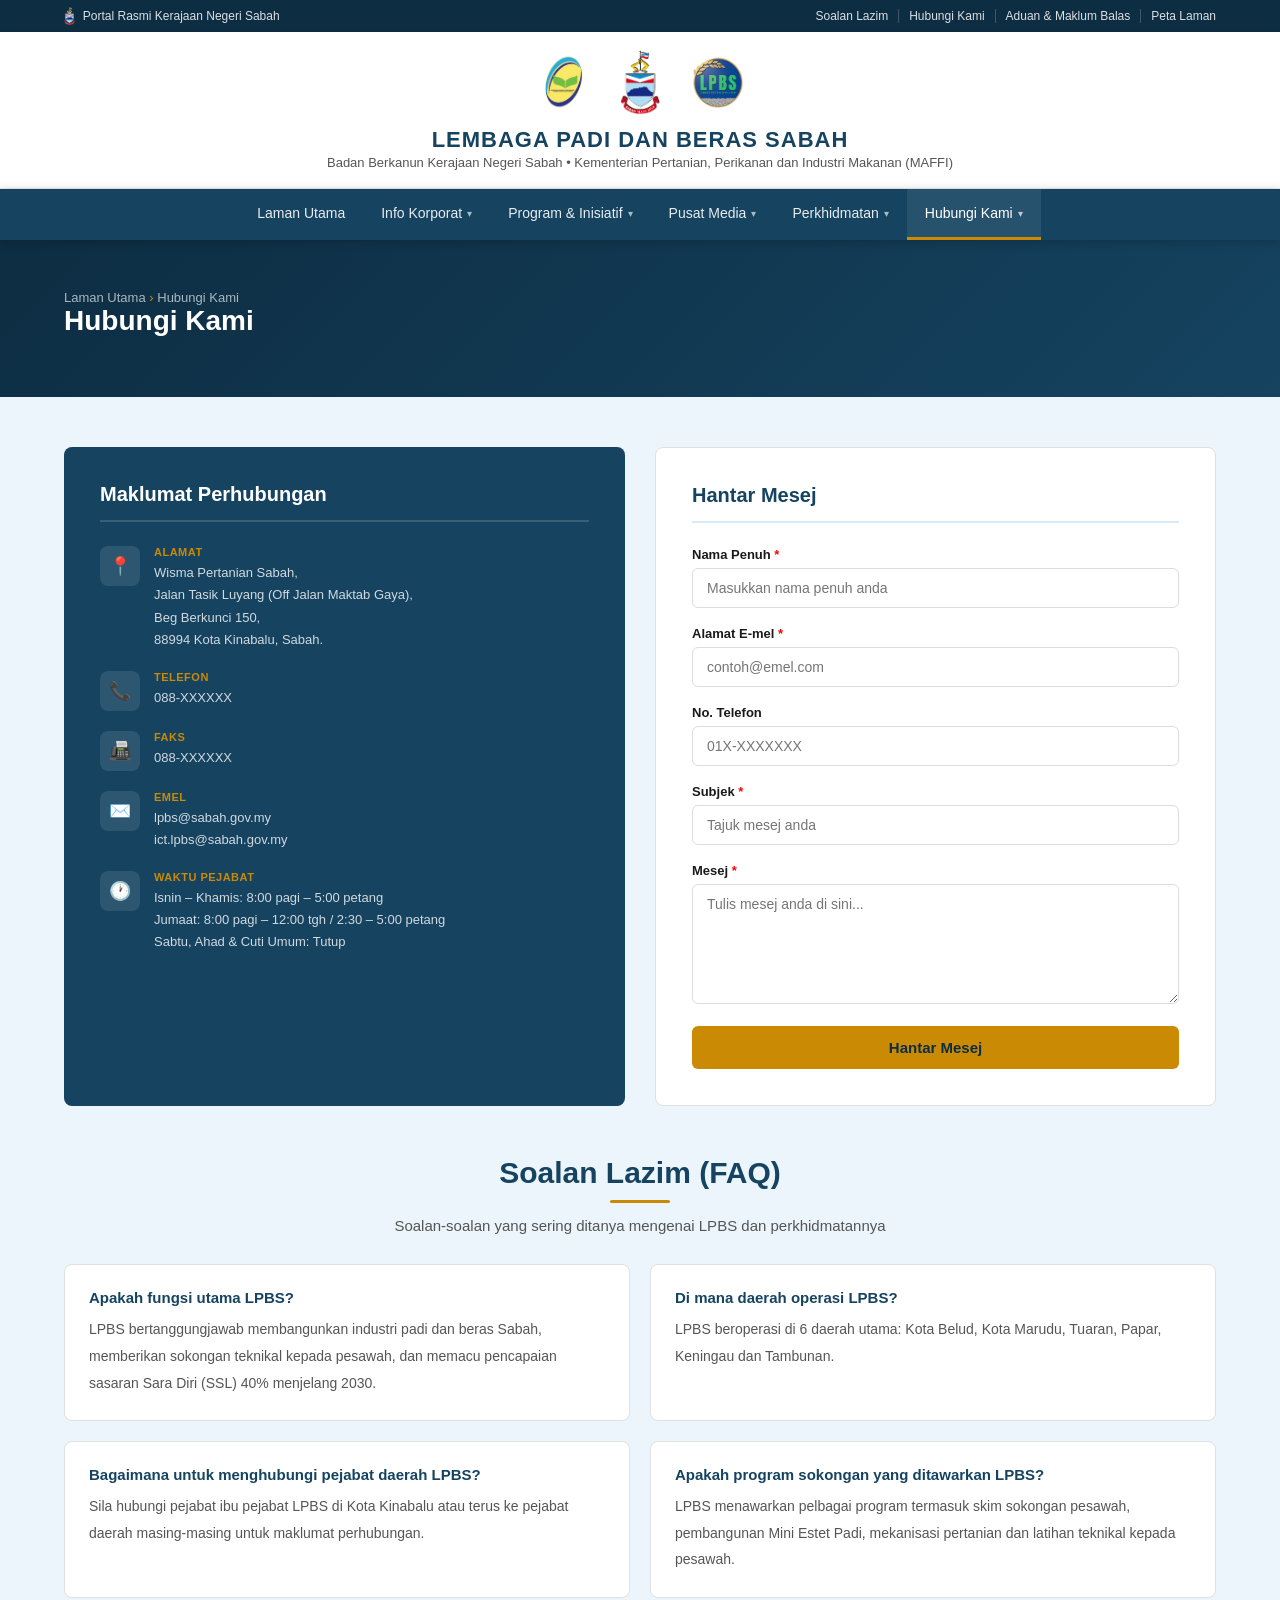
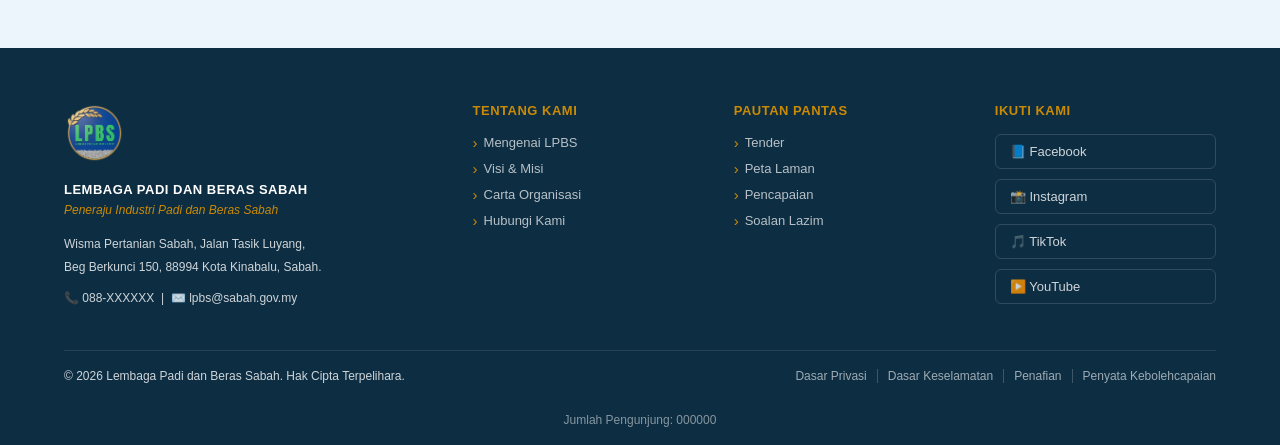
<file: pages/hubungi-kami.html>
<!DOCTYPE html>
<html lang="ms">
<head>
  <meta charset="UTF-8">
  <meta name="viewport" content="width=device-width, initial-scale=1.0">
  <title>Hubungi Kami — Lembaga Padi dan Beras Sabah (LPBS)</title>
  <link rel="stylesheet" href="../css/style.css">
</head>
<body>

<!-- BAR UTILITI -->
<div class="bar-utiliti">
  <div class="bekas">
    <div class="kiri">
      <img src="../assets/jata-sabah.png" alt="Jata Sabah" style="height:18px;width:auto;object-fit:contain;vertical-align:middle">
      <a href="https://sabah.gov.my" target="_blank">Portal Rasmi Kerajaan Negeri Sabah</a>
    </div>
    <div class="kanan">
      <a href="hubungi-kami.html#faq">Soalan Lazim</a>
      <a href="hubungi-kami.html">Hubungi Kami</a>
      <a href="hubungi-kami.html#maklum-balas">Aduan &amp; Maklum Balas</a>
      <a href="#">Peta Laman</a>
    </div>
  </div>
</div>

<!-- PENGEPALA -->
<header class="pengepala">
  <div class="bekas">
    <div class="logo-baris">
      <img src="../assets/logo-maffi.png" alt="Logo MAFFI"
        style="height:55px;width:auto;object-fit:contain"
        onerror="this.style.display='none'">
      <img src="../assets/jata-sabah.png" alt="Jata Negeri Sabah"
        style="height:65px;width:auto;object-fit:contain">
      <img src="../assets/lpbs-logo.png" alt="Logo LPBS"
        style="height:55px;width:auto;object-fit:contain">
    </div>
    <div class="nama-agensi">
      <h1>LEMBAGA PADI DAN BERAS SABAH</h1>
      <p>Badan Berkanun Kerajaan Negeri Sabah &bull; Kementerian Pertanian, Perikanan dan Industri Makanan (MAFFI)</p>
    </div>
  </div>
</header>

<!-- NAVIGASI -->
<nav class="navigasi">
  <div class="bekas">
    <button class="hamburger" aria-label="Buka Menu"><span></span><span></span><span></span></button>
    <div class="nav-dalam">
      <div class="nav-item"><a href="../index.html">Laman Utama</a></div>
      <div class="nav-item">
        <a href="info-korporat.html">Info Korporat <span class="anak-panah">▾</span></a>
        <div class="dropdown">
          <a href="info-korporat.html">Latar Belakang</a>
          <a href="info-korporat.html#visi-misi">Visi &amp; Misi</a>
          <a href="info-korporat.html#piagam">Piagam Pelanggan</a>
          <a href="info-korporat.html#carta">Carta Organisasi</a>
          <a href="info-korporat.html#pengurusan">Pengurusan Tertinggi</a>
          <a href="info-korporat.html#lembaga">Ahli Lembaga Pengarah</a>
        </div>
      </div>
      <div class="nav-item">
        <a href="program-inisiatif.html">Program &amp; Inisiatif <span class="anak-panah">▾</span></a>
        <div class="dropdown">
          <a href="program-inisiatif.html">Pembangunan Pesawah</a>
          <a href="program-inisiatif.html#pengeluaran">Pengeluaran Padi</a>
          <a href="program-inisiatif.html#mini-estet">Mini Estet Padi</a>
          <a href="program-inisiatif.html#mekanisasi">Mekanisasi Pertanian</a>
          <a href="program-inisiatif.html#skim">Skim Sokongan Pesawah</a>
        </div>
      </div>
      <div class="nav-item">
        <a href="pusat-media.html">Pusat Media <span class="anak-panah">▾</span></a>
        <div class="dropdown">
          <a href="pusat-media.html">Arkib Aktiviti</a>
          <a href="pusat-media.html#galeri">Galeri Foto</a>
          <a href="pusat-media.html#video">Video LPBS</a>
          <a href="pusat-media.html#muat-turun">Muat Turun</a>
          <a href="pusat-media.html#pencapaian">Pencapaian &amp; Anugerah</a>
        </div>
      </div>
      <div class="nav-item">
        <a href="#">Perkhidmatan <span class="anak-panah">▾</span></a>
        <div class="dropdown">
          <a href="#">Portal SSO</a><a href="#">Webmail</a>
          <a href="#">e-Prestasi</a><a href="#">e-Cuti</a><a href="#">e-Pergerakan</a>
        </div>
      </div>
      <div class="nav-item">
        <a href="hubungi-kami.html" class="aktif">Hubungi Kami <span class="anak-panah">▾</span></a>
        <div class="dropdown">
          <a href="hubungi-kami.html">Direktori</a>
          <a href="hubungi-kami.html#maklum-balas">Maklum Balas</a>
          <a href="hubungi-kami.html#faq">Soalan Lazim (FAQ)</a>
        </div>
      </div>
    </div>
  </div>
</nav>

<!-- BANNER HALAMAN -->
<div class="banner-halaman">
  <div class="bekas">
    <div class="roti-remah"><a href="../index.html">Laman Utama</a> <span>›</span> Hubungi Kami</div>
    <h1>Hubungi Kami</h1>
  </div>
</div>

<!-- KANDUNGAN -->
<div class="kandungan-halaman">
  <div class="bekas">
    <div class="layout-hubungi">
      <!-- MAKLUMAT HUBUNGI -->
      <div class="kad-maklumat-hubungi">
        <h2>Maklumat Perhubungan</h2>
        <div class="baris-hubungi">
          <div class="ikon-hubungi">📍</div>
          <div>
            <h4>Alamat</h4>
            <p>Wisma Pertanian Sabah,<br>Jalan Tasik Luyang (Off Jalan Maktab Gaya),<br>Beg Berkunci 150,<br>88994 Kota Kinabalu, Sabah.</p>
          </div>
        </div>
        <div class="baris-hubungi">
          <div class="ikon-hubungi">📞</div>
          <div>
            <h4>Telefon</h4>
            <p>088-XXXXXX</p>
          </div>
        </div>
        <div class="baris-hubungi">
          <div class="ikon-hubungi">📠</div>
          <div>
            <h4>Faks</h4>
            <p>088-XXXXXX</p>
          </div>
        </div>
        <div class="baris-hubungi">
          <div class="ikon-hubungi">✉️</div>
          <div>
            <h4>Emel</h4>
            <p>lpbs@sabah.gov.my<br>ict.lpbs@sabah.gov.my</p>
          </div>
        </div>
        <div class="baris-hubungi">
          <div class="ikon-hubungi">🕐</div>
          <div>
            <h4>Waktu Pejabat</h4>
            <p>Isnin – Khamis: 8:00 pagi – 5:00 petang<br>Jumaat: 8:00 pagi – 12:00 tgh / 2:30 – 5:00 petang<br>Sabtu, Ahad &amp; Cuti Umum: Tutup</p>
          </div>
        </div>
      </div>

      <!-- BORANG HUBUNGI -->
      <div id="maklum-balas" class="borang-hubungi">
        <h2>Hantar Mesej</h2>
        <div class="kumpulan-borang">
          <label for="nama">Nama Penuh <span style="color:red">*</span></label>
          <input type="text" id="nama" placeholder="Masukkan nama penuh anda">
        </div>
        <div class="kumpulan-borang">
          <label for="emel">Alamat E-mel <span style="color:red">*</span></label>
          <input type="email" id="emel" placeholder="contoh@emel.com">
        </div>
        <div class="kumpulan-borang">
          <label for="telefon">No. Telefon</label>
          <input type="tel" id="telefon" placeholder="01X-XXXXXXX">
        </div>
        <div class="kumpulan-borang">
          <label for="subjek">Subjek <span style="color:red">*</span></label>
          <input type="text" id="subjek" placeholder="Tajuk mesej anda">
        </div>
        <div class="kumpulan-borang">
          <label for="mesej">Mesej <span style="color:red">*</span></label>
          <textarea id="mesej" placeholder="Tulis mesej anda di sini..."></textarea>
        </div>
        <button type="button" class="btn-hantar">Hantar Mesej</button>
      </div>
    </div>

    <!-- FAQ -->
    <div id="faq" style="margin-top:50px">
      <div class="tajuk-seksyen" style="margin-bottom:30px">
        <h2>Soalan Lazim (FAQ)</h2>
        <div class="garis-emas"></div>
        <p>Soalan-soalan yang sering ditanya mengenai LPBS dan perkhidmatannya</p>
      </div>
      <div style="display:grid;grid-template-columns:1fr 1fr;gap:20px">
        <div class="kawasan-kandungan" style="padding:24px">
          <h2 style="font-size:15px;border-bottom:none;padding-bottom:0;margin-bottom:10px">Apakah fungsi utama LPBS?</h2>
          <p style="margin:0">LPBS bertanggungjawab membangunkan industri padi dan beras Sabah, memberikan sokongan teknikal kepada pesawah, dan memacu pencapaian sasaran Sara Diri (SSL) 40% menjelang 2030.</p>
        </div>
        <div class="kawasan-kandungan" style="padding:24px">
          <h2 style="font-size:15px;border-bottom:none;padding-bottom:0;margin-bottom:10px">Di mana daerah operasi LPBS?</h2>
          <p style="margin:0">LPBS beroperasi di 6 daerah utama: Kota Belud, Kota Marudu, Tuaran, Papar, Keningau dan Tambunan.</p>
        </div>
        <div class="kawasan-kandungan" style="padding:24px">
          <h2 style="font-size:15px;border-bottom:none;padding-bottom:0;margin-bottom:10px">Bagaimana untuk menghubungi pejabat daerah LPBS?</h2>
          <p style="margin:0">Sila hubungi pejabat ibu pejabat LPBS di Kota Kinabalu atau terus ke pejabat daerah masing-masing untuk maklumat perhubungan.</p>
        </div>
        <div class="kawasan-kandungan" style="padding:24px">
          <h2 style="font-size:15px;border-bottom:none;padding-bottom:0;margin-bottom:10px">Apakah program sokongan yang ditawarkan LPBS?</h2>
          <p style="margin:0">LPBS menawarkan pelbagai program termasuk skim sokongan pesawah, pembangunan Mini Estet Padi, mekanisasi pertanian dan latihan teknikal kepada pesawah.</p>
        </div>
      </div>
    </div>
  </div>
</div>

<!-- FOOTER -->
<footer class="footer">
  <div class="bekas">
    <div class="footer-grid">
      <div>
        <img src="../assets/lpbs-logo.png" alt="Logo LPBS" style="height:60px;width:auto;object-fit:contain;margin-bottom:14px">
        <div class="footer-nama">LEMBAGA PADI DAN BERAS SABAH</div>
        <div class="footer-tagline">Peneraju Industri Padi dan Beras Sabah</div>
        <div class="footer-alamat">
          <span>Wisma Pertanian Sabah, Jalan Tasik Luyang,</span>
          <span>Beg Berkunci 150, 88994 Kota Kinabalu, Sabah.</span>
          <span style="margin-top:8px;display:block">📞 088-XXXXXX &nbsp;|&nbsp; ✉️ lpbs@sabah.gov.my</span>
        </div>
      </div>
      <div>
        <h4>Tentang Kami</h4>
        <ul class="footer-pautan">
          <li><a href="info-korporat.html">Mengenai LPBS</a></li>
          <li><a href="info-korporat.html#visi-misi">Visi &amp; Misi</a></li>
          <li><a href="info-korporat.html#carta">Carta Organisasi</a></li>
          <li><a href="hubungi-kami.html">Hubungi Kami</a></li>
        </ul>
      </div>
      <div>
        <h4>Pautan Pantas</h4>
        <ul class="footer-pautan">
          <li><a href="#">Tender</a></li>
          <li><a href="#">Peta Laman</a></li>
          <li><a href="pusat-media.html#pencapaian">Pencapaian</a></li>
          <li><a href="hubungi-kami.html#faq">Soalan Lazim</a></li>
        </ul>
      </div>
      <div>
        <h4>Ikuti Kami</h4>
        <div class="sosial-grid">
          <a href="#" class="btn-sosial">📘 Facebook</a>
          <a href="#" class="btn-sosial">📸 Instagram</a>
          <a href="#" class="btn-sosial">🎵 TikTok</a>
          <a href="#" class="btn-sosial">▶️ YouTube</a>
        </div>
      </div>
    </div>
    <div class="footer-bawah">
      <span>© 2026 Lembaga Padi dan Beras Sabah. Hak Cipta Terpelihara.</span>
      <div class="footer-bawah-kanan">
        <a href="#">Dasar Privasi</a><a href="#">Dasar Keselamatan</a>
        <a href="#">Penafian</a><a href="#">Penyata Kebolehcapaian</a>
      </div>
    </div>
    <div class="pengunjung">Jumlah Pengunjung: 000000</div>
  </div>
</footer>
<script src="../js/main.js"></script>
</body>
</html>
</file>
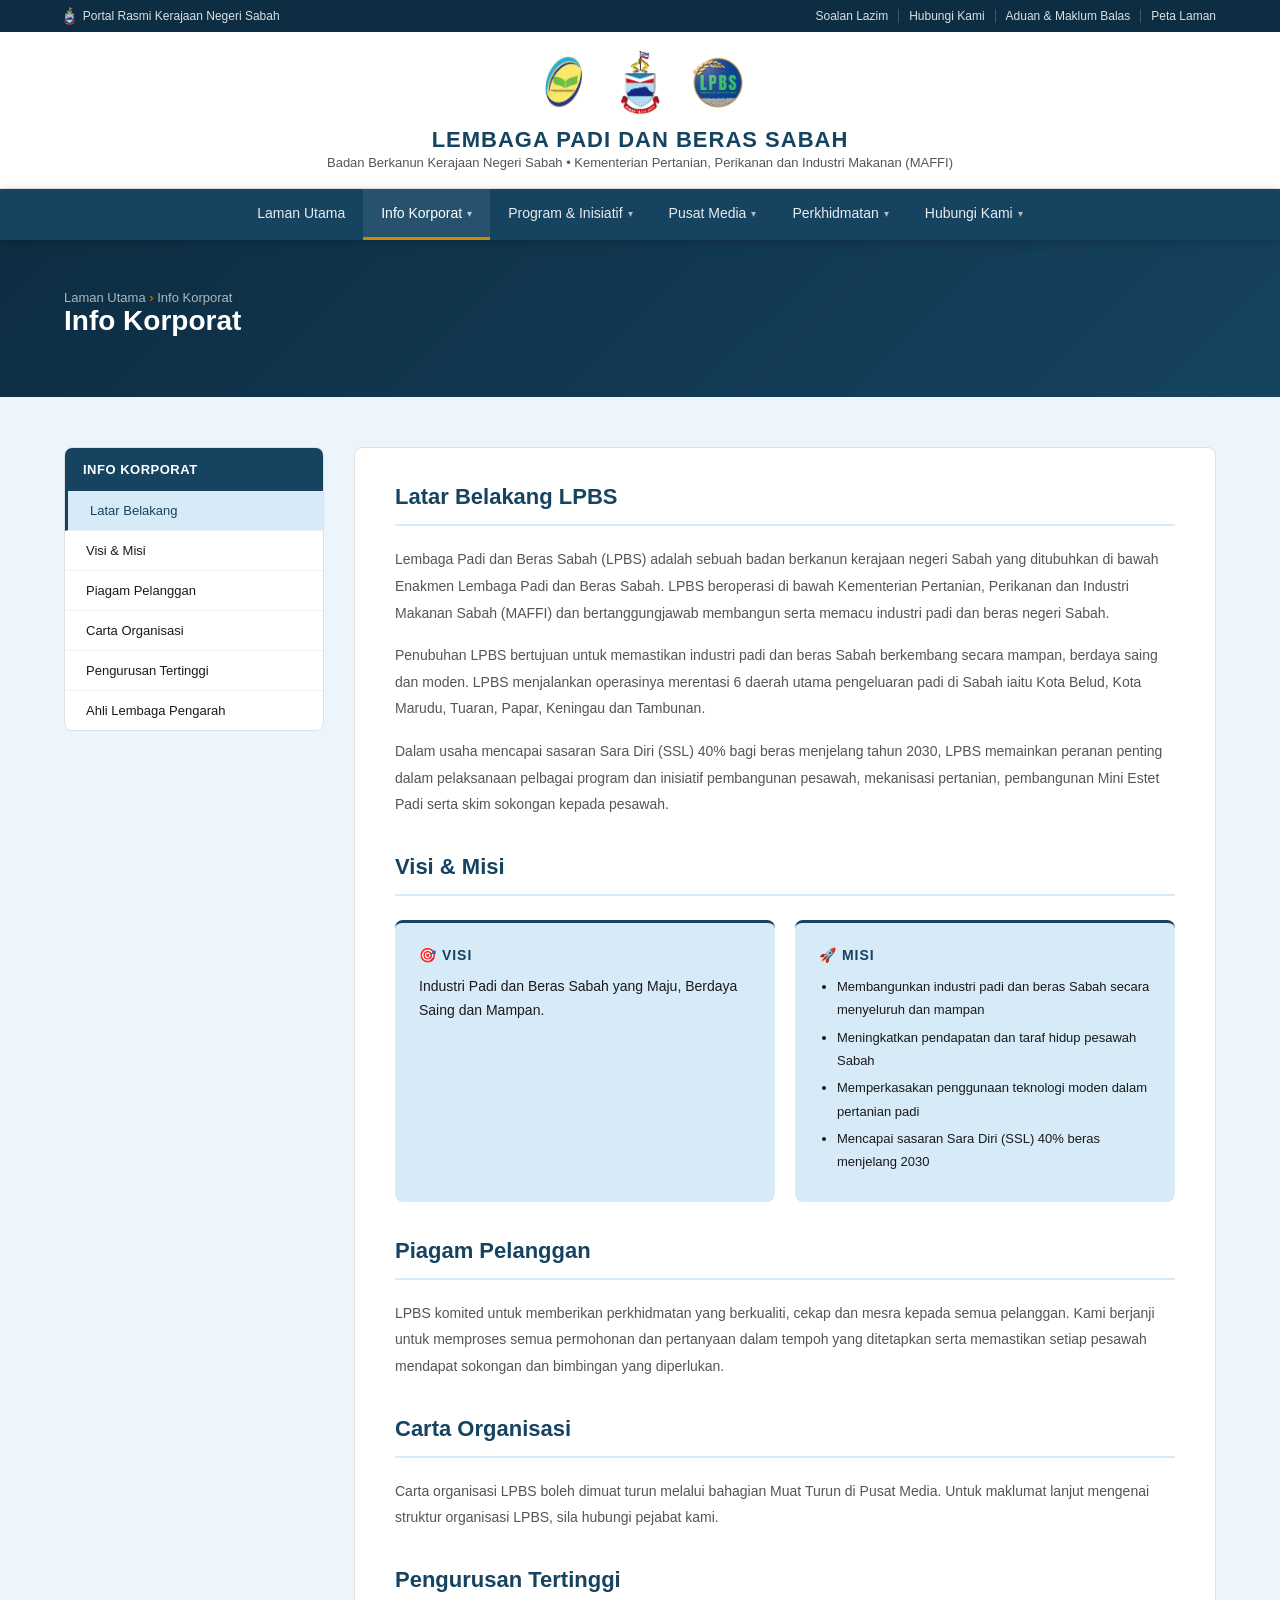
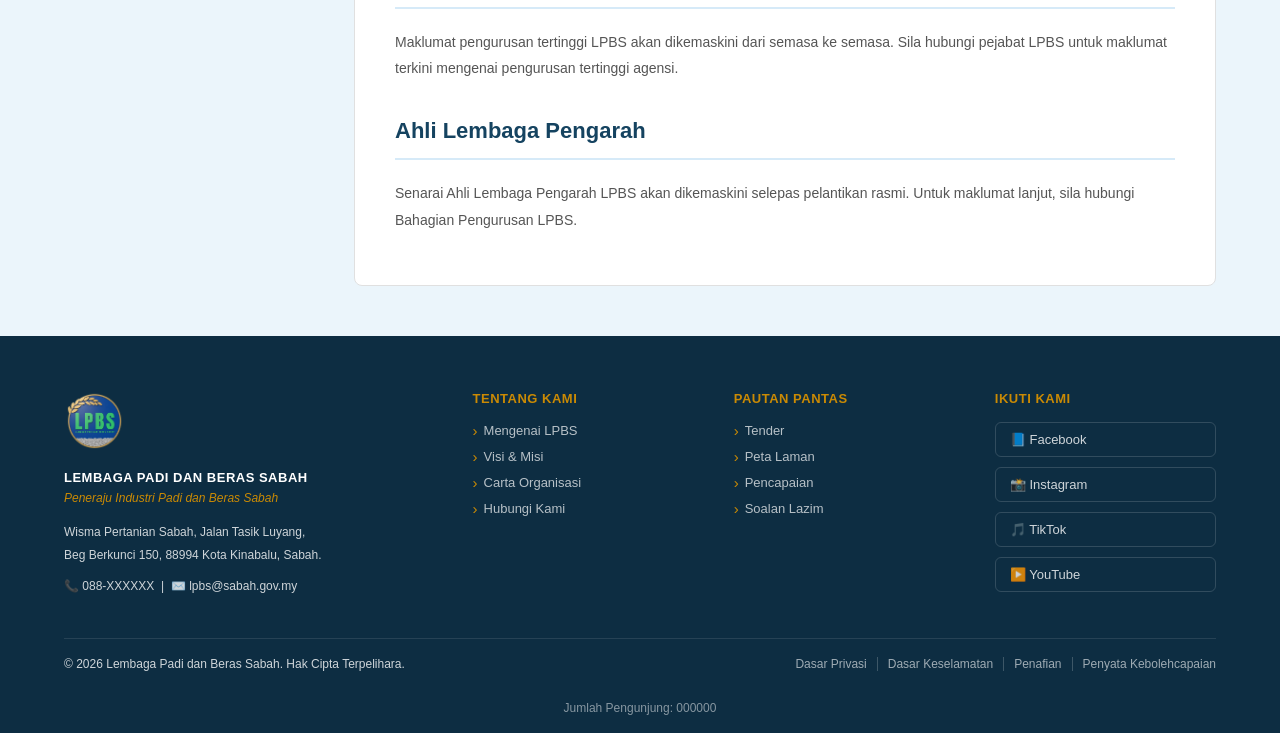
<file: pages/info-korporat.html>
<!DOCTYPE html>
<html lang="ms">
<head>
  <meta charset="UTF-8">
  <meta name="viewport" content="width=device-width, initial-scale=1.0">
  <title>Info Korporat — Lembaga Padi dan Beras Sabah (LPBS)</title>
  <link rel="stylesheet" href="../css/style.css">
</head>
<body>

<!-- BAR UTILITI -->
<div class="bar-utiliti">
  <div class="bekas">
    <div class="kiri">
      <img src="../assets/jata-sabah.png" alt="Jata Sabah" style="height:18px;width:auto;object-fit:contain;vertical-align:middle">
      <a href="https://sabah.gov.my" target="_blank">Portal Rasmi Kerajaan Negeri Sabah</a>
    </div>
    <div class="kanan">
      <a href="hubungi-kami.html#faq">Soalan Lazim</a>
      <a href="hubungi-kami.html">Hubungi Kami</a>
      <a href="hubungi-kami.html#maklum-balas">Aduan &amp; Maklum Balas</a>
      <a href="#">Peta Laman</a>
    </div>
  </div>
</div>

<!-- PENGEPALA -->
<header class="pengepala">
  <div class="bekas">
    <div class="logo-baris">
      <img src="../assets/logo-maffi.png" alt="Logo MAFFI"
        style="height:55px;width:auto;object-fit:contain"
        onerror="this.style.display='none'">
      <img src="../assets/jata-sabah.png" alt="Jata Negeri Sabah"
        style="height:65px;width:auto;object-fit:contain">
      <img src="../assets/lpbs-logo.png" alt="Logo LPBS"
        style="height:55px;width:auto;object-fit:contain">
    </div>
    <div class="nama-agensi">
      <h1>LEMBAGA PADI DAN BERAS SABAH</h1>
      <p>Badan Berkanun Kerajaan Negeri Sabah &bull; Kementerian Pertanian, Perikanan dan Industri Makanan (MAFFI)</p>
    </div>
  </div>
</header>

<!-- NAVIGASI -->
<nav class="navigasi">
  <div class="bekas">
    <button class="hamburger" aria-label="Buka Menu"><span></span><span></span><span></span></button>
    <div class="nav-dalam">
      <div class="nav-item"><a href="../index.html">Laman Utama</a></div>
      <div class="nav-item">
        <a href="info-korporat.html" class="aktif">Info Korporat <span class="anak-panah">▾</span></a>
        <div class="dropdown">
          <a href="info-korporat.html">Latar Belakang</a>
          <a href="info-korporat.html#visi-misi">Visi &amp; Misi</a>
          <a href="info-korporat.html#piagam">Piagam Pelanggan</a>
          <a href="info-korporat.html#carta">Carta Organisasi</a>
          <a href="info-korporat.html#pengurusan">Pengurusan Tertinggi</a>
          <a href="info-korporat.html#lembaga">Ahli Lembaga Pengarah</a>
        </div>
      </div>
      <div class="nav-item">
        <a href="program-inisiatif.html">Program &amp; Inisiatif <span class="anak-panah">▾</span></a>
        <div class="dropdown">
          <a href="program-inisiatif.html">Pembangunan Pesawah</a>
          <a href="program-inisiatif.html#pengeluaran">Pengeluaran Padi</a>
          <a href="program-inisiatif.html#mini-estet">Mini Estet Padi</a>
          <a href="program-inisiatif.html#mekanisasi">Mekanisasi Pertanian</a>
          <a href="program-inisiatif.html#skim">Skim Sokongan Pesawah</a>
        </div>
      </div>
      <div class="nav-item">
        <a href="pusat-media.html">Pusat Media <span class="anak-panah">▾</span></a>
        <div class="dropdown">
          <a href="pusat-media.html">Arkib Aktiviti</a>
          <a href="pusat-media.html#galeri">Galeri Foto</a>
          <a href="pusat-media.html#video">Video LPBS</a>
          <a href="pusat-media.html#muat-turun">Muat Turun</a>
          <a href="pusat-media.html#pencapaian">Pencapaian &amp; Anugerah</a>
        </div>
      </div>
      <div class="nav-item">
        <a href="#">Perkhidmatan <span class="anak-panah">▾</span></a>
        <div class="dropdown">
          <a href="#">Portal SSO</a><a href="#">Webmail</a>
          <a href="#">e-Prestasi</a><a href="#">e-Cuti</a><a href="#">e-Pergerakan</a>
        </div>
      </div>
      <div class="nav-item">
        <a href="hubungi-kami.html">Hubungi Kami <span class="anak-panah">▾</span></a>
        <div class="dropdown">
          <a href="hubungi-kami.html">Direktori</a>
          <a href="hubungi-kami.html#maklum-balas">Maklum Balas</a>
          <a href="hubungi-kami.html#faq">Soalan Lazim (FAQ)</a>
        </div>
      </div>
    </div>
  </div>
</nav>

<!-- BANNER HALAMAN -->
<div class="banner-halaman">
  <div class="bekas">
    <div class="roti-remah"><a href="../index.html">Laman Utama</a> <span>›</span> Info Korporat</div>
    <h1>Info Korporat</h1>
  </div>
</div>

<!-- KANDUNGAN -->
<div class="kandungan-halaman">
  <div class="bekas">
    <div class="layout-dua-kolum">
      <!-- BAR SISI -->
      <aside class="bar-sisi">
        <h3>Info Korporat</h3>
        <a href="info-korporat.html" class="aktif">Latar Belakang</a>
        <a href="info-korporat.html#visi-misi">Visi &amp; Misi</a>
        <a href="info-korporat.html#piagam">Piagam Pelanggan</a>
        <a href="info-korporat.html#carta">Carta Organisasi</a>
        <a href="info-korporat.html#pengurusan">Pengurusan Tertinggi</a>
        <a href="info-korporat.html#lembaga">Ahli Lembaga Pengarah</a>
      </aside>

      <!-- KANDUNGAN UTAMA -->
      <main class="kawasan-kandungan">
        <h2>Latar Belakang LPBS</h2>
        <p>Lembaga Padi dan Beras Sabah (LPBS) adalah sebuah badan berkanun kerajaan negeri Sabah yang ditubuhkan di bawah Enakmen Lembaga Padi dan Beras Sabah. LPBS beroperasi di bawah Kementerian Pertanian, Perikanan dan Industri Makanan Sabah (MAFFI) dan bertanggungjawab membangun serta memacu industri padi dan beras negeri Sabah.</p>
        <p>Penubuhan LPBS bertujuan untuk memastikan industri padi dan beras Sabah berkembang secara mampan, berdaya saing dan moden. LPBS menjalankan operasinya merentasi 6 daerah utama pengeluaran padi di Sabah iaitu Kota Belud, Kota Marudu, Tuaran, Papar, Keningau dan Tambunan.</p>
        <p>Dalam usaha mencapai sasaran Sara Diri (SSL) 40% bagi beras menjelang tahun 2030, LPBS memainkan peranan penting dalam pelaksanaan pelbagai program dan inisiatif pembangunan pesawah, mekanisasi pertanian, pembangunan Mini Estet Padi serta skim sokongan kepada pesawah.</p>

        <div id="visi-misi" style="margin-top:36px">
          <h2>Visi &amp; Misi</h2>
          <div class="kotak-visi-misi">
            <div class="kotak-vm">
              <h3>🎯 Visi</h3>
              <p>Industri Padi dan Beras Sabah yang Maju, Berdaya Saing dan Mampan.</p>
            </div>
            <div class="kotak-vm">
              <h3>🚀 Misi</h3>
              <ul>
                <li>Membangunkan industri padi dan beras Sabah secara menyeluruh dan mampan</li>
                <li>Meningkatkan pendapatan dan taraf hidup pesawah Sabah</li>
                <li>Memperkasakan penggunaan teknologi moden dalam pertanian padi</li>
                <li>Mencapai sasaran Sara Diri (SSL) 40% beras menjelang 2030</li>
              </ul>
            </div>
          </div>
        </div>

        <div id="piagam" style="margin-top:36px">
          <h2>Piagam Pelanggan</h2>
          <p>LPBS komited untuk memberikan perkhidmatan yang berkualiti, cekap dan mesra kepada semua pelanggan. Kami berjanji untuk memproses semua permohonan dan pertanyaan dalam tempoh yang ditetapkan serta memastikan setiap pesawah mendapat sokongan dan bimbingan yang diperlukan.</p>
        </div>

        <div id="carta" style="margin-top:36px">
          <h2>Carta Organisasi</h2>
          <p>Carta organisasi LPBS boleh dimuat turun melalui bahagian Muat Turun di Pusat Media. Untuk maklumat lanjut mengenai struktur organisasi LPBS, sila hubungi pejabat kami.</p>
        </div>

        <div id="pengurusan" style="margin-top:36px">
          <h2>Pengurusan Tertinggi</h2>
          <p>Maklumat pengurusan tertinggi LPBS akan dikemaskini dari semasa ke semasa. Sila hubungi pejabat LPBS untuk maklumat terkini mengenai pengurusan tertinggi agensi.</p>
        </div>

        <div id="lembaga" style="margin-top:36px">
          <h2>Ahli Lembaga Pengarah</h2>
          <p>Senarai Ahli Lembaga Pengarah LPBS akan dikemaskini selepas pelantikan rasmi. Untuk maklumat lanjut, sila hubungi Bahagian Pengurusan LPBS.</p>
        </div>
      </main>
    </div>
  </div>
</div>

<!-- FOOTER -->
<footer class="footer">
  <div class="bekas">
    <div class="footer-grid">
      <div>
        <img src="../assets/lpbs-logo.png" alt="Logo LPBS" style="height:60px;width:auto;object-fit:contain;margin-bottom:14px">
        <div class="footer-nama">LEMBAGA PADI DAN BERAS SABAH</div>
        <div class="footer-tagline">Peneraju Industri Padi dan Beras Sabah</div>
        <div class="footer-alamat">
          <span>Wisma Pertanian Sabah, Jalan Tasik Luyang,</span>
          <span>Beg Berkunci 150, 88994 Kota Kinabalu, Sabah.</span>
          <span style="margin-top:8px;display:block">📞 088-XXXXXX &nbsp;|&nbsp; ✉️ lpbs@sabah.gov.my</span>
        </div>
      </div>
      <div>
        <h4>Tentang Kami</h4>
        <ul class="footer-pautan">
          <li><a href="info-korporat.html">Mengenai LPBS</a></li>
          <li><a href="info-korporat.html#visi-misi">Visi &amp; Misi</a></li>
          <li><a href="info-korporat.html#carta">Carta Organisasi</a></li>
          <li><a href="hubungi-kami.html">Hubungi Kami</a></li>
        </ul>
      </div>
      <div>
        <h4>Pautan Pantas</h4>
        <ul class="footer-pautan">
          <li><a href="#">Tender</a></li>
          <li><a href="#">Peta Laman</a></li>
          <li><a href="pusat-media.html#pencapaian">Pencapaian</a></li>
          <li><a href="hubungi-kami.html#faq">Soalan Lazim</a></li>
        </ul>
      </div>
      <div>
        <h4>Ikuti Kami</h4>
        <div class="sosial-grid">
          <a href="#" class="btn-sosial">📘 Facebook</a>
          <a href="#" class="btn-sosial">📸 Instagram</a>
          <a href="#" class="btn-sosial">🎵 TikTok</a>
          <a href="#" class="btn-sosial">▶️ YouTube</a>
        </div>
      </div>
    </div>
    <div class="footer-bawah">
      <span>© 2026 Lembaga Padi dan Beras Sabah. Hak Cipta Terpelihara.</span>
      <div class="footer-bawah-kanan">
        <a href="#">Dasar Privasi</a><a href="#">Dasar Keselamatan</a>
        <a href="#">Penafian</a><a href="#">Penyata Kebolehcapaian</a>
      </div>
    </div>
    <div class="pengunjung">Jumlah Pengunjung: 000000</div>
  </div>
</footer>
<script src="../js/main.js"></script>
</body>
</html>
</file>
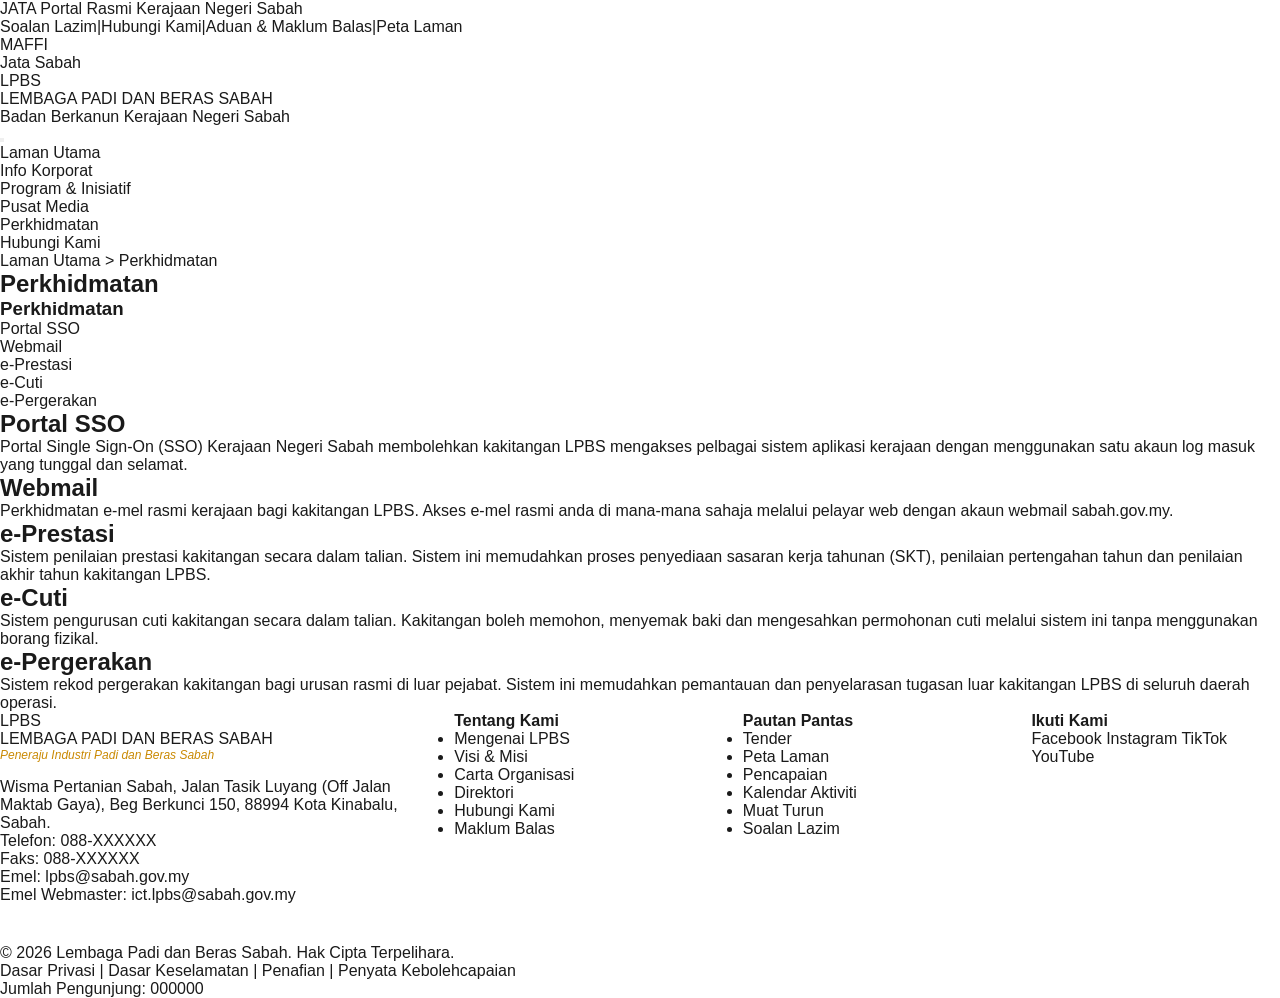
<file: pages/perkhidmatan.html>
<!DOCTYPE html>
<html lang="ms">
<head>
  <meta charset="UTF-8">
  <meta name="viewport" content="width=device-width, initial-scale=1.0">
  <title>Perkhidmatan | Lembaga Padi dan Beras Sabah</title>
  <link rel="stylesheet" href="../css/style.css">
</head>
<body>

  <!-- Bar Utiliti Atas -->
  <div class="utility-bar">
    <div class="container">
      <div class="utility-left">
        <span class="jata-mini">JATA</span>
        <a href="https://sabah.gov.my" target="_blank" rel="noopener">Portal Rasmi Kerajaan Negeri Sabah</a>
      </div>
      <div class="utility-right">
        <a href="hubungi-kami.html">Soalan Lazim</a><span class="sep">|</span><a href="hubungi-kami.html">Hubungi Kami</a><span class="sep">|</span><a href="hubungi-kami.html">Aduan &amp; Maklum Balas</a><span class="sep">|</span><a href="#">Peta Laman</a>
      </div>
    </div>
  </div>

  <!-- Pengepala -->
  <header class="site-header">
    <div class="header-logos">
      <div class="logo-box">MAFFI</div>
      <div class="logo-box logo-jata">Jata Sabah</div>
      <div class="logo-box">LPBS</div>
    </div>
    <div class="site-title">LEMBAGA PADI DAN BERAS SABAH</div>
    <div class="site-subtitle">Badan Berkanun Kerajaan Negeri Sabah</div>
  </header>

  <!-- Bar Navigasi -->
  <nav class="main-nav">
    <div class="nav-inner">
      <button class="nav-toggle" aria-label="Buka menu">
        <span></span><span></span><span></span>
      </button>
      <ul class="nav-menu">
        <li><a href="../index.html">Laman Utama</a></li>
        <li>
          <a href="info-korporat.html">Info Korporat</a>
          <ul class="dropdown">
            <li><a href="info-korporat.html">Latar Belakang</a></li>
            <li><a href="info-korporat.html#visi-misi">Visi &amp; Misi</a></li>
            <li><a href="info-korporat.html">Piagam Pelanggan</a></li>
            <li><a href="info-korporat.html">Carta Organisasi</a></li>
            <li><a href="info-korporat.html">Pengurusan Tertinggi</a></li>
            <li><a href="info-korporat.html">Ahli Lembaga Pengarah</a></li>
          </ul>
        </li>
        <li>
          <a href="program-inisiatif.html">Program &amp; Inisiatif</a>
          <ul class="dropdown">
            <li><a href="program-inisiatif.html">Pembangunan Pesawah</a></li>
            <li><a href="program-inisiatif.html">Pengeluaran Padi</a></li>
            <li><a href="program-inisiatif.html">Mini Estet Padi</a></li>
            <li><a href="program-inisiatif.html">Mekanisasi Pertanian</a></li>
            <li><a href="program-inisiatif.html">Skim Sokongan Pesawah</a></li>
          </ul>
        </li>
        <li>
          <a href="pusat-media.html">Pusat Media</a>
          <ul class="dropdown">
            <li><a href="pusat-media.html">Arkib Aktiviti</a></li>
            <li><a href="pusat-media.html">Galeri Foto</a></li>
            <li><a href="pusat-media.html">Video LPBS</a></li>
            <li><a href="pusat-media.html">Muat Turun</a></li>
            <li><a href="pusat-media.html">Pencapaian &amp; Anugerah</a></li>
          </ul>
        </li>
        <li>
          <a href="perkhidmatan.html">Perkhidmatan</a>
          <ul class="dropdown">
            <li><a href="#portal-sso">Portal SSO</a></li>
            <li><a href="#webmail">Webmail</a></li>
            <li><a href="#e-prestasi">e-Prestasi</a></li>
            <li><a href="#e-cuti">e-Cuti</a></li>
            <li><a href="#e-pergerakan">e-Pergerakan</a></li>
          </ul>
        </li>
        <li>
          <a href="hubungi-kami.html">Hubungi Kami</a>
          <ul class="dropdown">
            <li><a href="hubungi-kami.html">Direktori</a></li>
            <li><a href="hubungi-kami.html">Maklum Balas</a></li>
            <li><a href="hubungi-kami.html">Soalan Lazim (FAQ)</a></li>
          </ul>
        </li>
      </ul>
    </div>
  </nav>

  <!-- Sepanduk Halaman -->
  <section class="page-banner">
    <div class="breadcrumb"><a href="../index.html">Laman Utama</a> &gt; Perkhidmatan</div>
    <h1>Perkhidmatan</h1>
  </section>

  <!-- Kandungan -->
  <div class="container">
    <div class="page-layout">
      <aside class="sidebar">
        <h3>Perkhidmatan</h3>
        <ul>
          <li><a href="#portal-sso" class="active">Portal SSO</a></li>
          <li><a href="#webmail">Webmail</a></li>
          <li><a href="#e-prestasi">e-Prestasi</a></li>
          <li><a href="#e-cuti">e-Cuti</a></li>
          <li><a href="#e-pergerakan">e-Pergerakan</a></li>
        </ul>
      </aside>

      <main class="page-content">
        <section id="portal-sso">
          <h2>Portal SSO</h2>
          <p>Portal Single Sign-On (SSO) Kerajaan Negeri Sabah membolehkan kakitangan LPBS mengakses pelbagai sistem aplikasi kerajaan dengan menggunakan satu akaun log masuk yang tunggal dan selamat.</p>
        </section>

        <section id="webmail">
          <h2>Webmail</h2>
          <p>Perkhidmatan e-mel rasmi kerajaan bagi kakitangan LPBS. Akses e-mel rasmi anda di mana-mana sahaja melalui pelayar web dengan akaun webmail sabah.gov.my.</p>
        </section>

        <section id="e-prestasi">
          <h2>e-Prestasi</h2>
          <p>Sistem penilaian prestasi kakitangan secara dalam talian. Sistem ini memudahkan proses penyediaan sasaran kerja tahunan (SKT), penilaian pertengahan tahun dan penilaian akhir tahun kakitangan LPBS.</p>
        </section>

        <section id="e-cuti">
          <h2>e-Cuti</h2>
          <p>Sistem pengurusan cuti kakitangan secara dalam talian. Kakitangan boleh memohon, menyemak baki dan mengesahkan permohonan cuti melalui sistem ini tanpa menggunakan borang fizikal.</p>
        </section>

        <section id="e-pergerakan">
          <h2>e-Pergerakan</h2>
          <p>Sistem rekod pergerakan kakitangan bagi urusan rasmi di luar pejabat. Sistem ini memudahkan pemantauan dan penyelarasan tugasan luar kakitangan LPBS di seluruh daerah operasi.</p>
        </section>
      </main>
    </div>
  </div>

  <!-- Kaki Laman -->
  <footer class="site-footer">
    <div class="container">
      <div class="footer-grid">
        <div class="footer-col">
          <div class="footer-logo">LPBS</div>
          <p class="footer-agency-name">LEMBAGA PADI DAN BERAS SABAH</p>
          <p class="footer-tagline">Peneraju Industri Padi dan Beras Sabah</p>
          <p>Wisma Pertanian Sabah, Jalan Tasik Luyang (Off Jalan Maktab Gaya), Beg Berkunci 150, 88994 Kota Kinabalu, Sabah.</p>
          <p>Telefon: 088-XXXXXX</p>
          <p>Faks: 088-XXXXXX</p>
          <p>Emel: lpbs@sabah.gov.my</p>
          <p>Emel Webmaster: ict.lpbs@sabah.gov.my</p>
        </div>
        <div class="footer-col">
          <h4>Tentang Kami</h4>
          <ul>
            <li><a href="info-korporat.html">Mengenai LPBS</a></li>
            <li><a href="info-korporat.html#visi-misi">Visi &amp; Misi</a></li>
            <li><a href="info-korporat.html">Carta Organisasi</a></li>
            <li><a href="hubungi-kami.html">Direktori</a></li>
            <li><a href="hubungi-kami.html">Hubungi Kami</a></li>
            <li><a href="hubungi-kami.html">Maklum Balas</a></li>
          </ul>
        </div>
        <div class="footer-col">
          <h4>Pautan Pantas</h4>
          <ul>
            <li><a href="#">Tender</a></li>
            <li><a href="#">Peta Laman</a></li>
            <li><a href="pusat-media.html">Pencapaian</a></li>
            <li><a href="pusat-media.html">Kalendar Aktiviti</a></li>
            <li><a href="pusat-media.html">Muat Turun</a></li>
            <li><a href="hubungi-kami.html">Soalan Lazim</a></li>
          </ul>
        </div>
        <div class="footer-col">
          <h4>Ikuti Kami</h4>
          <div class="social-buttons">
            <a href="#" class="social-btn">Facebook</a>
            <a href="#" class="social-btn">Instagram</a>
            <a href="#" class="social-btn">TikTok</a>
            <a href="#" class="social-btn">YouTube</a>
          </div>
        </div>
      </div>
      <div class="footer-bottom">
        <div class="footer-bottom-row">
          <div>© 2026 Lembaga Padi dan Beras Sabah. Hak Cipta Terpelihara.</div>
          <div><a href="#">Dasar Privasi</a> | <a href="#">Dasar Keselamatan</a> | <a href="#">Penafian</a> | <a href="#">Penyata Kebolehcapaian</a></div>
        </div>
        <div class="visitor-count">Jumlah Pengunjung: 000000</div>
      </div>
    </div>
  </footer>

  <script src="../js/main.js"></script>
</body>
</html>
</file>
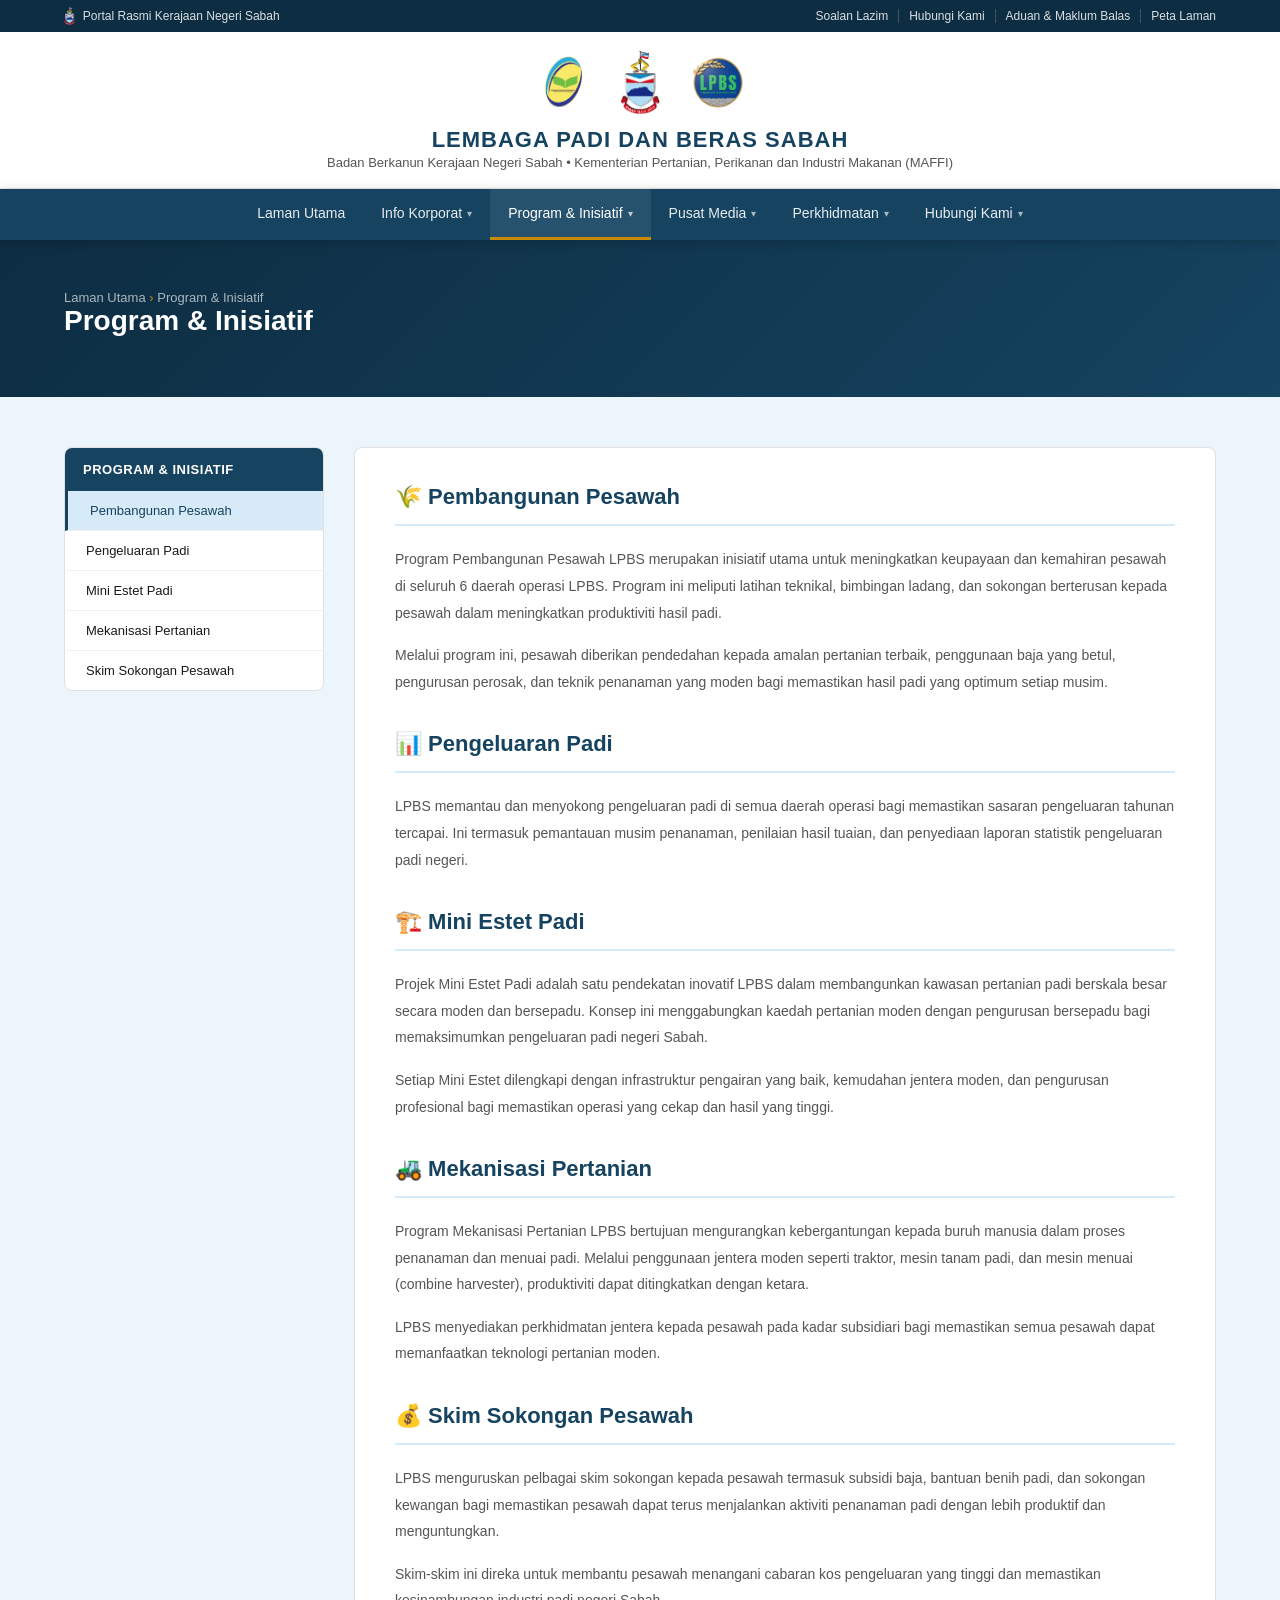
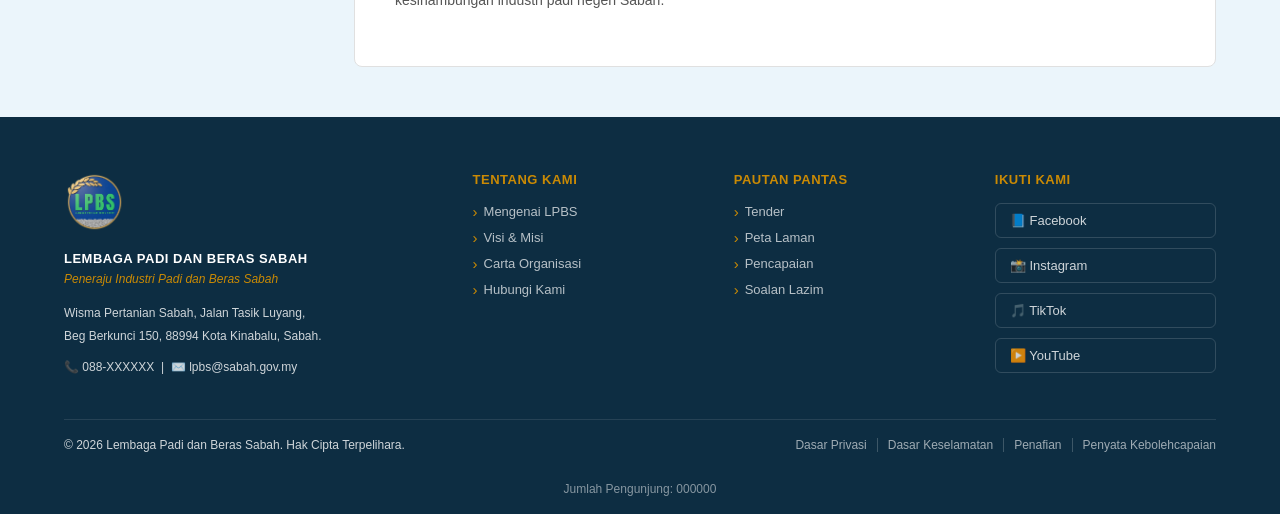
<file: pages/program-inisiatif.html>
<!DOCTYPE html>
<html lang="ms">
<head>
  <meta charset="UTF-8">
  <meta name="viewport" content="width=device-width, initial-scale=1.0">
  <title>Program & Inisiatif — Lembaga Padi dan Beras Sabah (LPBS)</title>
  <link rel="stylesheet" href="../css/style.css">
</head>
<body>

<!-- BAR UTILITI -->
<div class="bar-utiliti">
  <div class="bekas">
    <div class="kiri">
      <img src="../assets/jata-sabah.png" alt="Jata Sabah" style="height:18px;width:auto;object-fit:contain;vertical-align:middle">
      <a href="https://sabah.gov.my" target="_blank">Portal Rasmi Kerajaan Negeri Sabah</a>
    </div>
    <div class="kanan">
      <a href="hubungi-kami.html#faq">Soalan Lazim</a>
      <a href="hubungi-kami.html">Hubungi Kami</a>
      <a href="hubungi-kami.html#maklum-balas">Aduan &amp; Maklum Balas</a>
      <a href="#">Peta Laman</a>
    </div>
  </div>
</div>

<!-- PENGEPALA -->
<header class="pengepala">
  <div class="bekas">
    <div class="logo-baris">
      <img src="../assets/logo-maffi.png" alt="Logo MAFFI"
        style="height:55px;width:auto;object-fit:contain"
        onerror="this.style.display='none'">
      <img src="../assets/jata-sabah.png" alt="Jata Negeri Sabah"
        style="height:65px;width:auto;object-fit:contain">
      <img src="../assets/lpbs-logo.png" alt="Logo LPBS"
        style="height:55px;width:auto;object-fit:contain">
    </div>
    <div class="nama-agensi">
      <h1>LEMBAGA PADI DAN BERAS SABAH</h1>
      <p>Badan Berkanun Kerajaan Negeri Sabah &bull; Kementerian Pertanian, Perikanan dan Industri Makanan (MAFFI)</p>
    </div>
  </div>
</header>

<!-- NAVIGASI -->
<nav class="navigasi">
  <div class="bekas">
    <button class="hamburger" aria-label="Buka Menu"><span></span><span></span><span></span></button>
    <div class="nav-dalam">
      <div class="nav-item"><a href="../index.html">Laman Utama</a></div>
      <div class="nav-item">
        <a href="info-korporat.html">Info Korporat <span class="anak-panah">▾</span></a>
        <div class="dropdown">
          <a href="info-korporat.html">Latar Belakang</a>
          <a href="info-korporat.html#visi-misi">Visi &amp; Misi</a>
          <a href="info-korporat.html#piagam">Piagam Pelanggan</a>
          <a href="info-korporat.html#carta">Carta Organisasi</a>
          <a href="info-korporat.html#pengurusan">Pengurusan Tertinggi</a>
          <a href="info-korporat.html#lembaga">Ahli Lembaga Pengarah</a>
        </div>
      </div>
      <div class="nav-item">
        <a href="program-inisiatif.html" class="aktif">Program &amp; Inisiatif <span class="anak-panah">▾</span></a>
        <div class="dropdown">
          <a href="program-inisiatif.html">Pembangunan Pesawah</a>
          <a href="program-inisiatif.html#pengeluaran">Pengeluaran Padi</a>
          <a href="program-inisiatif.html#mini-estet">Mini Estet Padi</a>
          <a href="program-inisiatif.html#mekanisasi">Mekanisasi Pertanian</a>
          <a href="program-inisiatif.html#skim">Skim Sokongan Pesawah</a>
        </div>
      </div>
      <div class="nav-item">
        <a href="pusat-media.html">Pusat Media <span class="anak-panah">▾</span></a>
        <div class="dropdown">
          <a href="pusat-media.html">Arkib Aktiviti</a>
          <a href="pusat-media.html#galeri">Galeri Foto</a>
          <a href="pusat-media.html#video">Video LPBS</a>
          <a href="pusat-media.html#muat-turun">Muat Turun</a>
          <a href="pusat-media.html#pencapaian">Pencapaian &amp; Anugerah</a>
        </div>
      </div>
      <div class="nav-item">
        <a href="#">Perkhidmatan <span class="anak-panah">▾</span></a>
        <div class="dropdown">
          <a href="#">Portal SSO</a><a href="#">Webmail</a>
          <a href="#">e-Prestasi</a><a href="#">e-Cuti</a><a href="#">e-Pergerakan</a>
        </div>
      </div>
      <div class="nav-item">
        <a href="hubungi-kami.html">Hubungi Kami <span class="anak-panah">▾</span></a>
        <div class="dropdown">
          <a href="hubungi-kami.html">Direktori</a>
          <a href="hubungi-kami.html#maklum-balas">Maklum Balas</a>
          <a href="hubungi-kami.html#faq">Soalan Lazim (FAQ)</a>
        </div>
      </div>
    </div>
  </div>
</nav>

<!-- BANNER HALAMAN -->
<div class="banner-halaman">
  <div class="bekas">
    <div class="roti-remah"><a href="../index.html">Laman Utama</a> <span>›</span> Program &amp; Inisiatif</div>
    <h1>Program &amp; Inisiatif</h1>
  </div>
</div>

<!-- KANDUNGAN -->
<div class="kandungan-halaman">
  <div class="bekas">
    <div class="layout-dua-kolum">
      <aside class="bar-sisi">
        <h3>Program &amp; Inisiatif</h3>
        <a href="program-inisiatif.html" class="aktif">Pembangunan Pesawah</a>
        <a href="program-inisiatif.html#pengeluaran">Pengeluaran Padi</a>
        <a href="program-inisiatif.html#mini-estet">Mini Estet Padi</a>
        <a href="program-inisiatif.html#mekanisasi">Mekanisasi Pertanian</a>
        <a href="program-inisiatif.html#skim">Skim Sokongan Pesawah</a>
      </aside>
      <main class="kawasan-kandungan">
        <h2>🌾 Pembangunan Pesawah</h2>
        <p>Program Pembangunan Pesawah LPBS merupakan inisiatif utama untuk meningkatkan keupayaan dan kemahiran pesawah di seluruh 6 daerah operasi LPBS. Program ini meliputi latihan teknikal, bimbingan ladang, dan sokongan berterusan kepada pesawah dalam meningkatkan produktiviti hasil padi.</p>
        <p>Melalui program ini, pesawah diberikan pendedahan kepada amalan pertanian terbaik, penggunaan baja yang betul, pengurusan perosak, dan teknik penanaman yang moden bagi memastikan hasil padi yang optimum setiap musim.</p>

        <div id="pengeluaran" style="margin-top:36px">
          <h2>📊 Pengeluaran Padi</h2>
          <p>LPBS memantau dan menyokong pengeluaran padi di semua daerah operasi bagi memastikan sasaran pengeluaran tahunan tercapai. Ini termasuk pemantauan musim penanaman, penilaian hasil tuaian, dan penyediaan laporan statistik pengeluaran padi negeri.</p>
        </div>

        <div id="mini-estet" style="margin-top:36px">
          <h2>🏗️ Mini Estet Padi</h2>
          <p>Projek Mini Estet Padi adalah satu pendekatan inovatif LPBS dalam membangunkan kawasan pertanian padi berskala besar secara moden dan bersepadu. Konsep ini menggabungkan kaedah pertanian moden dengan pengurusan bersepadu bagi memaksimumkan pengeluaran padi negeri Sabah.</p>
          <p>Setiap Mini Estet dilengkapi dengan infrastruktur pengairan yang baik, kemudahan jentera moden, dan pengurusan profesional bagi memastikan operasi yang cekap dan hasil yang tinggi.</p>
        </div>

        <div id="mekanisasi" style="margin-top:36px">
          <h2>🚜 Mekanisasi Pertanian</h2>
          <p>Program Mekanisasi Pertanian LPBS bertujuan mengurangkan kebergantungan kepada buruh manusia dalam proses penanaman dan menuai padi. Melalui penggunaan jentera moden seperti traktor, mesin tanam padi, dan mesin menuai (combine harvester), produktiviti dapat ditingkatkan dengan ketara.</p>
          <p>LPBS menyediakan perkhidmatan jentera kepada pesawah pada kadar subsidiari bagi memastikan semua pesawah dapat memanfaatkan teknologi pertanian moden.</p>
        </div>

        <div id="skim" style="margin-top:36px">
          <h2>💰 Skim Sokongan Pesawah</h2>
          <p>LPBS menguruskan pelbagai skim sokongan kepada pesawah termasuk subsidi baja, bantuan benih padi, dan sokongan kewangan bagi memastikan pesawah dapat terus menjalankan aktiviti penanaman padi dengan lebih produktif dan menguntungkan.</p>
          <p>Skim-skim ini direka untuk membantu pesawah menangani cabaran kos pengeluaran yang tinggi dan memastikan kesinambungan industri padi negeri Sabah.</p>
        </div>
      </main>
    </div>
  </div>
</div>

<!-- FOOTER -->
<footer class="footer">
  <div class="bekas">
    <div class="footer-grid">
      <div>
        <img src="../assets/lpbs-logo.png" alt="Logo LPBS" style="height:60px;width:auto;object-fit:contain;margin-bottom:14px">
        <div class="footer-nama">LEMBAGA PADI DAN BERAS SABAH</div>
        <div class="footer-tagline">Peneraju Industri Padi dan Beras Sabah</div>
        <div class="footer-alamat">
          <span>Wisma Pertanian Sabah, Jalan Tasik Luyang,</span>
          <span>Beg Berkunci 150, 88994 Kota Kinabalu, Sabah.</span>
          <span style="margin-top:8px;display:block">📞 088-XXXXXX &nbsp;|&nbsp; ✉️ lpbs@sabah.gov.my</span>
        </div>
      </div>
      <div>
        <h4>Tentang Kami</h4>
        <ul class="footer-pautan">
          <li><a href="info-korporat.html">Mengenai LPBS</a></li>
          <li><a href="info-korporat.html#visi-misi">Visi &amp; Misi</a></li>
          <li><a href="info-korporat.html#carta">Carta Organisasi</a></li>
          <li><a href="hubungi-kami.html">Hubungi Kami</a></li>
        </ul>
      </div>
      <div>
        <h4>Pautan Pantas</h4>
        <ul class="footer-pautan">
          <li><a href="#">Tender</a></li>
          <li><a href="#">Peta Laman</a></li>
          <li><a href="pusat-media.html#pencapaian">Pencapaian</a></li>
          <li><a href="hubungi-kami.html#faq">Soalan Lazim</a></li>
        </ul>
      </div>
      <div>
        <h4>Ikuti Kami</h4>
        <div class="sosial-grid">
          <a href="#" class="btn-sosial">📘 Facebook</a>
          <a href="#" class="btn-sosial">📸 Instagram</a>
          <a href="#" class="btn-sosial">🎵 TikTok</a>
          <a href="#" class="btn-sosial">▶️ YouTube</a>
        </div>
      </div>
    </div>
    <div class="footer-bawah">
      <span>© 2026 Lembaga Padi dan Beras Sabah. Hak Cipta Terpelihara.</span>
      <div class="footer-bawah-kanan">
        <a href="#">Dasar Privasi</a><a href="#">Dasar Keselamatan</a>
        <a href="#">Penafian</a><a href="#">Penyata Kebolehcapaian</a>
      </div>
    </div>
    <div class="pengunjung">Jumlah Pengunjung: 000000</div>
  </div>
</footer>
<script src="../js/main.js"></script>
</body>
</html>
</file>
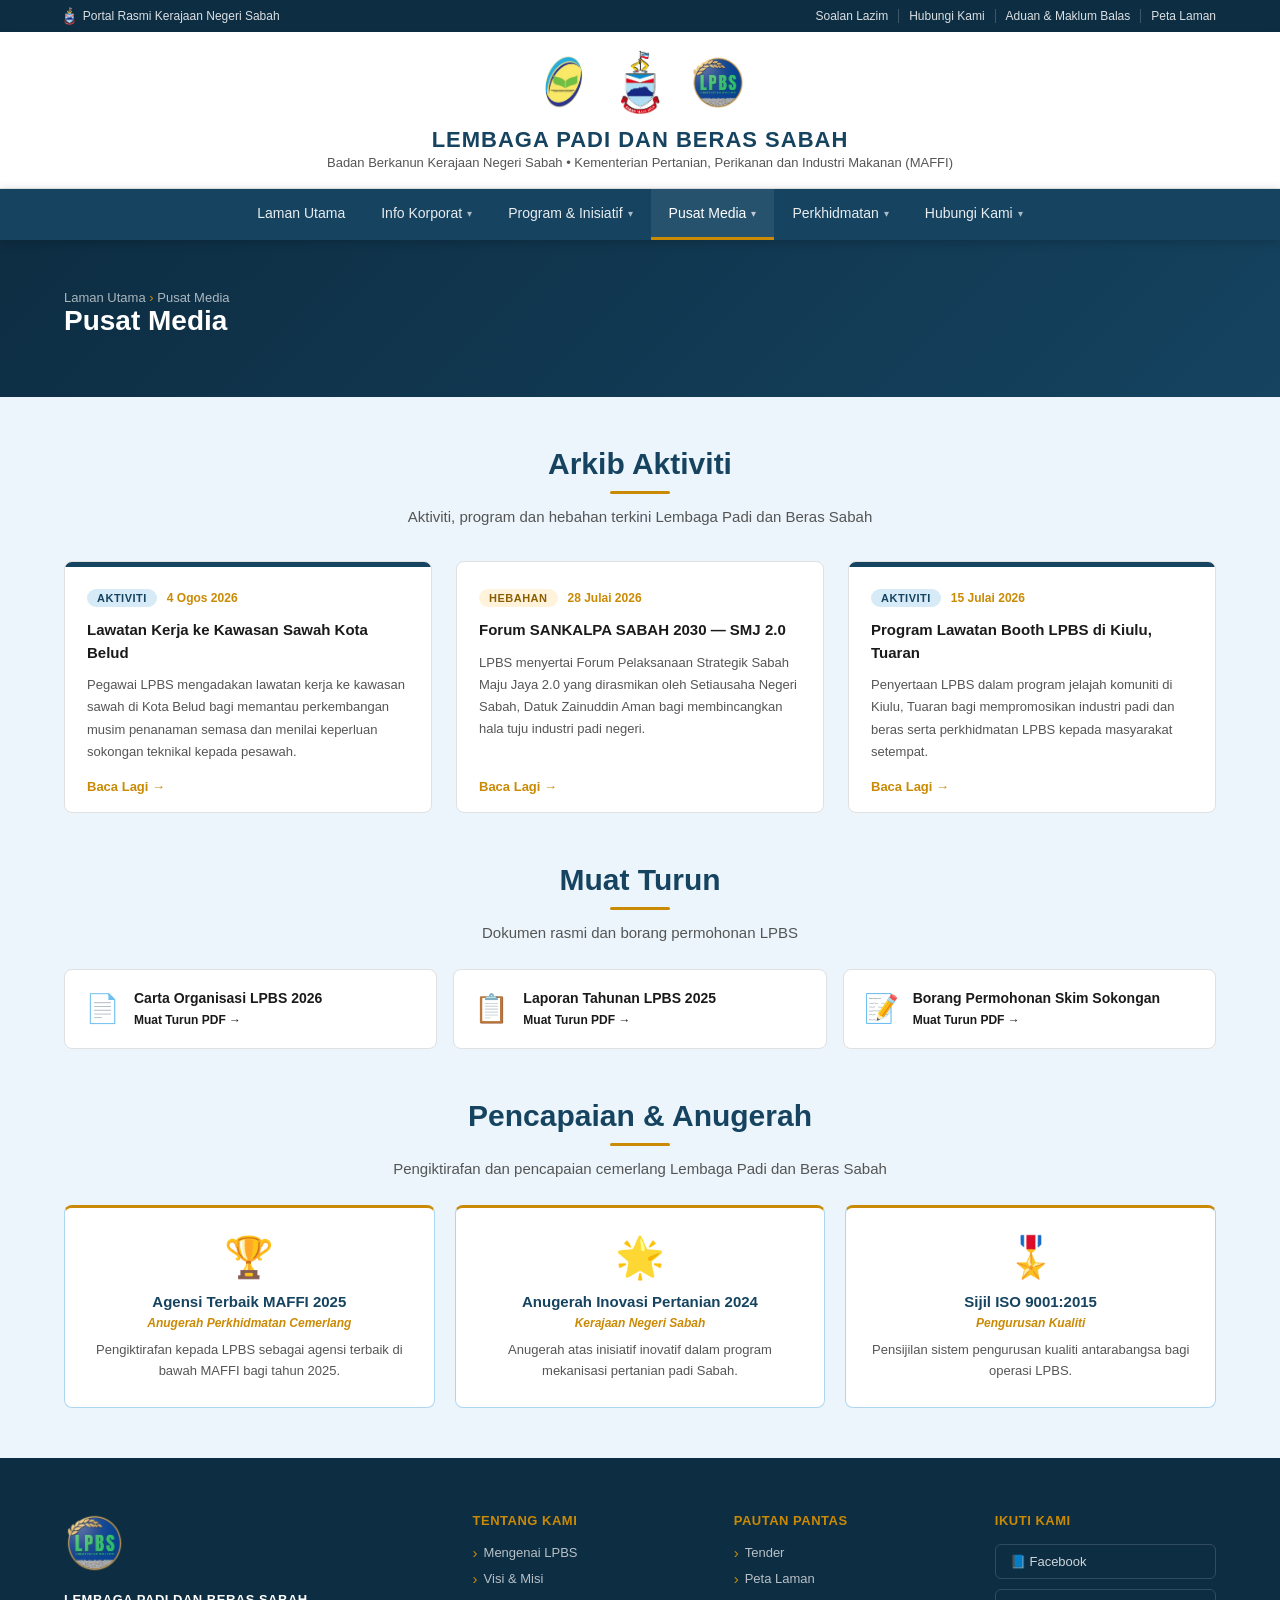
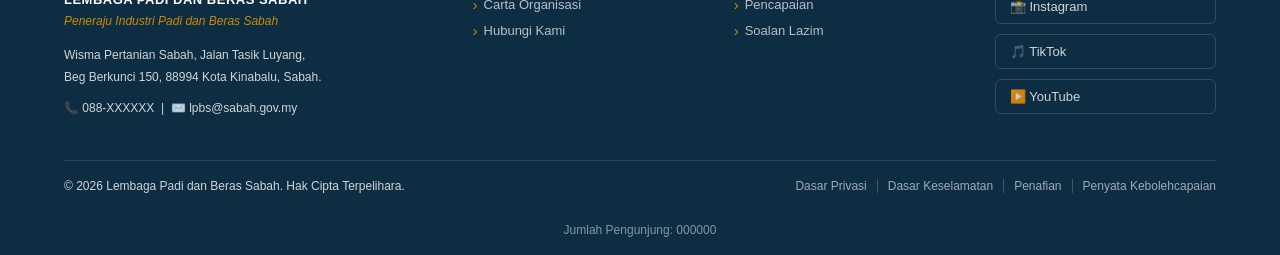
<file: pages/pusat-media.html>
<!DOCTYPE html>
<html lang="ms">
<head>
  <meta charset="UTF-8">
  <meta name="viewport" content="width=device-width, initial-scale=1.0">
  <title>Pusat Media — Lembaga Padi dan Beras Sabah (LPBS)</title>
  <link rel="stylesheet" href="../css/style.css">
</head>
<body>

<!-- BAR UTILITI -->
<div class="bar-utiliti">
  <div class="bekas">
    <div class="kiri">
      <img src="../assets/jata-sabah.png" alt="Jata Sabah" style="height:18px;width:auto;object-fit:contain;vertical-align:middle">
      <a href="https://sabah.gov.my" target="_blank">Portal Rasmi Kerajaan Negeri Sabah</a>
    </div>
    <div class="kanan">
      <a href="hubungi-kami.html#faq">Soalan Lazim</a>
      <a href="hubungi-kami.html">Hubungi Kami</a>
      <a href="hubungi-kami.html#maklum-balas">Aduan &amp; Maklum Balas</a>
      <a href="#">Peta Laman</a>
    </div>
  </div>
</div>

<!-- PENGEPALA -->
<header class="pengepala">
  <div class="bekas">
    <div class="logo-baris">
      <img src="../assets/logo-maffi.png" alt="Logo MAFFI"
        style="height:55px;width:auto;object-fit:contain"
        onerror="this.style.display='none'">
      <img src="../assets/jata-sabah.png" alt="Jata Negeri Sabah"
        style="height:65px;width:auto;object-fit:contain">
      <img src="../assets/lpbs-logo.png" alt="Logo LPBS"
        style="height:55px;width:auto;object-fit:contain">
    </div>
    <div class="nama-agensi">
      <h1>LEMBAGA PADI DAN BERAS SABAH</h1>
      <p>Badan Berkanun Kerajaan Negeri Sabah &bull; Kementerian Pertanian, Perikanan dan Industri Makanan (MAFFI)</p>
    </div>
  </div>
</header>

<!-- NAVIGASI -->
<nav class="navigasi">
  <div class="bekas">
    <button class="hamburger" aria-label="Buka Menu"><span></span><span></span><span></span></button>
    <div class="nav-dalam">
      <div class="nav-item"><a href="../index.html">Laman Utama</a></div>
      <div class="nav-item">
        <a href="info-korporat.html">Info Korporat <span class="anak-panah">▾</span></a>
        <div class="dropdown">
          <a href="info-korporat.html">Latar Belakang</a>
          <a href="info-korporat.html#visi-misi">Visi &amp; Misi</a>
          <a href="info-korporat.html#piagam">Piagam Pelanggan</a>
          <a href="info-korporat.html#carta">Carta Organisasi</a>
          <a href="info-korporat.html#pengurusan">Pengurusan Tertinggi</a>
          <a href="info-korporat.html#lembaga">Ahli Lembaga Pengarah</a>
        </div>
      </div>
      <div class="nav-item">
        <a href="program-inisiatif.html">Program &amp; Inisiatif <span class="anak-panah">▾</span></a>
        <div class="dropdown">
          <a href="program-inisiatif.html">Pembangunan Pesawah</a>
          <a href="program-inisiatif.html#pengeluaran">Pengeluaran Padi</a>
          <a href="program-inisiatif.html#mini-estet">Mini Estet Padi</a>
          <a href="program-inisiatif.html#mekanisasi">Mekanisasi Pertanian</a>
          <a href="program-inisiatif.html#skim">Skim Sokongan Pesawah</a>
        </div>
      </div>
      <div class="nav-item">
        <a href="pusat-media.html" class="aktif">Pusat Media <span class="anak-panah">▾</span></a>
        <div class="dropdown">
          <a href="pusat-media.html">Arkib Aktiviti</a>
          <a href="pusat-media.html#galeri">Galeri Foto</a>
          <a href="pusat-media.html#video">Video LPBS</a>
          <a href="pusat-media.html#muat-turun">Muat Turun</a>
          <a href="pusat-media.html#pencapaian">Pencapaian &amp; Anugerah</a>
        </div>
      </div>
      <div class="nav-item">
        <a href="#">Perkhidmatan <span class="anak-panah">▾</span></a>
        <div class="dropdown">
          <a href="#">Portal SSO</a><a href="#">Webmail</a>
          <a href="#">e-Prestasi</a><a href="#">e-Cuti</a><a href="#">e-Pergerakan</a>
        </div>
      </div>
      <div class="nav-item">
        <a href="hubungi-kami.html">Hubungi Kami <span class="anak-panah">▾</span></a>
        <div class="dropdown">
          <a href="hubungi-kami.html">Direktori</a>
          <a href="hubungi-kami.html#maklum-balas">Maklum Balas</a>
          <a href="hubungi-kami.html#faq">Soalan Lazim (FAQ)</a>
        </div>
      </div>
    </div>
  </div>
</nav>

<!-- BANNER HALAMAN -->
<div class="banner-halaman">
  <div class="bekas">
    <div class="roti-remah"><a href="../index.html">Laman Utama</a> <span>›</span> Pusat Media</div>
    <h1>Pusat Media</h1>
  </div>
</div>

<!-- ARKIB AKTIVITI -->
<div class="kandungan-halaman">
  <div class="bekas">
    <div class="tajuk-seksyen" style="margin-bottom:36px">
      <h2>Arkib Aktiviti</h2>
      <div class="garis-emas"></div>
      <p>Aktiviti, program dan hebahan terkini Lembaga Padi dan Beras Sabah</p>
    </div>
    <div class="berita-grid" style="margin-bottom:50px">
      <div class="kad-berita">
        <div class="berita-bar"></div>
        <div class="berita-kandungan">
          <div class="berita-meta">
            <span class="badge-kategori badge-aktiviti">Aktiviti</span>
            <span class="berita-tarikh">4 Ogos 2026</span>
          </div>
          <h3>Lawatan Kerja ke Kawasan Sawah Kota Belud</h3>
          <p>Pegawai LPBS mengadakan lawatan kerja ke kawasan sawah di Kota Belud bagi memantau perkembangan musim penanaman semasa dan menilai keperluan sokongan teknikal kepada pesawah.</p>
          <a href="#" class="pautan-baca">Baca Lagi →</a>
        </div>
      </div>
      <div class="kad-berita">
        <div class="berita-bar" style="background:var(--emas)"></div>
        <div class="berita-kandungan">
          <div class="berita-meta">
            <span class="badge-kategori badge-hebahan">Hebahan</span>
            <span class="berita-tarikh">28 Julai 2026</span>
          </div>
          <h3>Forum SANKALPA SABAH 2030 — SMJ 2.0</h3>
          <p>LPBS menyertai Forum Pelaksanaan Strategik Sabah Maju Jaya 2.0 yang dirasmikan oleh Setiausaha Negeri Sabah, Datuk Zainuddin Aman bagi membincangkan hala tuju industri padi negeri.</p>
          <a href="#" class="pautan-baca">Baca Lagi →</a>
        </div>
      </div>
      <div class="kad-berita">
        <div class="berita-bar"></div>
        <div class="berita-kandungan">
          <div class="berita-meta">
            <span class="badge-kategori badge-aktiviti">Aktiviti</span>
            <span class="berita-tarikh">15 Julai 2026</span>
          </div>
          <h3>Program Lawatan Booth LPBS di Kiulu, Tuaran</h3>
          <p>Penyertaan LPBS dalam program jelajah komuniti di Kiulu, Tuaran bagi mempromosikan industri padi dan beras serta perkhidmatan LPBS kepada masyarakat setempat.</p>
          <a href="#" class="pautan-baca">Baca Lagi →</a>
        </div>
      </div>
    </div>

    <!-- MUAT TURUN -->
    <div id="muat-turun" style="margin-top:20px">
      <div class="tajuk-seksyen" style="margin-bottom:28px">
        <h2>Muat Turun</h2>
        <div class="garis-emas"></div>
        <p>Dokumen rasmi dan borang permohonan LPBS</p>
      </div>
      <div style="display:grid;grid-template-columns:repeat(3,1fr);gap:16px;margin-bottom:50px">
        <div class="kawasan-kandungan" style="padding:20px;display:flex;align-items:center;gap:14px">
          <span style="font-size:28px">📄</span>
          <div>
            <div style="font-weight:600;font-size:14px;color:var(--hijau-gelap);margin-bottom:4px">Carta Organisasi LPBS 2026</div>
            <a href="#" style="font-size:12px;color:var(--emas);font-weight:600">Muat Turun PDF →</a>
          </div>
        </div>
        <div class="kawasan-kandungan" style="padding:20px;display:flex;align-items:center;gap:14px">
          <span style="font-size:28px">📋</span>
          <div>
            <div style="font-weight:600;font-size:14px;color:var(--hijau-gelap);margin-bottom:4px">Laporan Tahunan LPBS 2025</div>
            <a href="#" style="font-size:12px;color:var(--emas);font-weight:600">Muat Turun PDF →</a>
          </div>
        </div>
        <div class="kawasan-kandungan" style="padding:20px;display:flex;align-items:center;gap:14px">
          <span style="font-size:28px">📝</span>
          <div>
            <div style="font-weight:600;font-size:14px;color:var(--hijau-gelap);margin-bottom:4px">Borang Permohonan Skim Sokongan</div>
            <a href="#" style="font-size:12px;color:var(--emas);font-weight:600">Muat Turun PDF →</a>
          </div>
        </div>
      </div>
    </div>

    <!-- PENCAPAIAN -->
    <div id="pencapaian">
      <div class="tajuk-seksyen" style="margin-bottom:28px">
        <h2>Pencapaian &amp; Anugerah</h2>
        <div class="garis-emas"></div>
        <p>Pengiktirafan dan pencapaian cemerlang Lembaga Padi dan Beras Sabah</p>
      </div>
      <div style="display:grid;grid-template-columns:repeat(3,1fr);gap:20px">
        <div class="kad-daerah" style="text-align:center">
          <div style="font-size:40px;margin-bottom:12px">🏆</div>
          <h3 style="font-size:15px;margin-bottom:6px">Agensi Terbaik MAFFI 2025</h3>
          <div class="daerah-gelaran">Anugerah Perkhidmatan Cemerlang</div>
          <p style="font-size:13px">Pengiktirafan kepada LPBS sebagai agensi terbaik di bawah MAFFI bagi tahun 2025.</p>
        </div>
        <div class="kad-daerah" style="text-align:center">
          <div style="font-size:40px;margin-bottom:12px">🌟</div>
          <h3 style="font-size:15px;margin-bottom:6px">Anugerah Inovasi Pertanian 2024</h3>
          <div class="daerah-gelaran">Kerajaan Negeri Sabah</div>
          <p style="font-size:13px">Anugerah atas inisiatif inovatif dalam program mekanisasi pertanian padi Sabah.</p>
        </div>
        <div class="kad-daerah" style="text-align:center">
          <div style="font-size:40px;margin-bottom:12px">🎖️</div>
          <h3 style="font-size:15px;margin-bottom:6px">Sijil ISO 9001:2015</h3>
          <div class="daerah-gelaran">Pengurusan Kualiti</div>
          <p style="font-size:13px">Pensijilan sistem pengurusan kualiti antarabangsa bagi operasi LPBS.</p>
        </div>
      </div>
    </div>
  </div>
</div>

<!-- FOOTER -->
<footer class="footer">
  <div class="bekas">
    <div class="footer-grid">
      <div>
        <img src="../assets/lpbs-logo.png" alt="Logo LPBS" style="height:60px;width:auto;object-fit:contain;margin-bottom:14px">
        <div class="footer-nama">LEMBAGA PADI DAN BERAS SABAH</div>
        <div class="footer-tagline">Peneraju Industri Padi dan Beras Sabah</div>
        <div class="footer-alamat">
          <span>Wisma Pertanian Sabah, Jalan Tasik Luyang,</span>
          <span>Beg Berkunci 150, 88994 Kota Kinabalu, Sabah.</span>
          <span style="margin-top:8px;display:block">📞 088-XXXXXX &nbsp;|&nbsp; ✉️ lpbs@sabah.gov.my</span>
        </div>
      </div>
      <div>
        <h4>Tentang Kami</h4>
        <ul class="footer-pautan">
          <li><a href="info-korporat.html">Mengenai LPBS</a></li>
          <li><a href="info-korporat.html#visi-misi">Visi &amp; Misi</a></li>
          <li><a href="info-korporat.html#carta">Carta Organisasi</a></li>
          <li><a href="hubungi-kami.html">Hubungi Kami</a></li>
        </ul>
      </div>
      <div>
        <h4>Pautan Pantas</h4>
        <ul class="footer-pautan">
          <li><a href="#">Tender</a></li>
          <li><a href="#">Peta Laman</a></li>
          <li><a href="pusat-media.html#pencapaian">Pencapaian</a></li>
          <li><a href="hubungi-kami.html#faq">Soalan Lazim</a></li>
        </ul>
      </div>
      <div>
        <h4>Ikuti Kami</h4>
        <div class="sosial-grid">
          <a href="#" class="btn-sosial">📘 Facebook</a>
          <a href="#" class="btn-sosial">📸 Instagram</a>
          <a href="#" class="btn-sosial">🎵 TikTok</a>
          <a href="#" class="btn-sosial">▶️ YouTube</a>
        </div>
      </div>
    </div>
    <div class="footer-bawah">
      <span>© 2026 Lembaga Padi dan Beras Sabah. Hak Cipta Terpelihara.</span>
      <div class="footer-bawah-kanan">
        <a href="#">Dasar Privasi</a><a href="#">Dasar Keselamatan</a>
        <a href="#">Penafian</a><a href="#">Penyata Kebolehcapaian</a>
      </div>
    </div>
    <div class="pengunjung">Jumlah Pengunjung: 000000</div>
  </div>
</footer>
<script src="../js/main.js"></script>
</body>
</html>
</file>
<file: css/style.css>
/* ============================================
   LPBS - Lembaga Padi dan Beras Sabah
   Stail Utama
   ============================================ */

*, *::before, *::after { box-sizing: border-box; margin: 0; padding: 0; }

:root {
  --primary:     #154360;
  --primary-dk:  #0d2d42;
  --mid:         #1F618D;
  --accent:      #CA8A04;
  --accent-cerah:#E0A010;
  --hijau-muda:  #D6EAF8;
  --latar:       #EBF5FB;
  --sempadan:    #AED6F1;
  --teks-gelap:  #1a1a1a;
  --teks-kelabu: #555;
  --font: 'Segoe UI', Arial, sans-serif;
}

html { scroll-behavior: smooth; }
body { font-family: var(--font); color: var(--teks-gelap); background: #fff; }
a { text-decoration: none; color: inherit; }
img { max-width: 100%; }

/* ============================================
   BAR UTILITI ATAS
   ============================================ */
.bar-utiliti {
  background: var(--primary-dk);
  padding: 7px 0;
  font-size: 12px;
  color: rgba(255,255,255,0.85);
}
.bar-utiliti .bekas {
  display: flex;
  justify-content: space-between;
  align-items: center;
}
.bar-utiliti a { color: rgba(255,255,255,0.85); transition: color 0.2s; }
.bar-utiliti a:hover { color: var(--accent); }
.bar-utiliti .kiri { display: flex; align-items: center; gap: 8px; }
.bar-utiliti .kanan { display: flex; gap: 0; }
.bar-utiliti .kanan a { padding: 0 10px; border-right: 1px solid rgba(255,255,255,0.2); }
.bar-utiliti .kanan a:last-child { border-right: none; padding-right: 0; }
.jata-kecil {
  display: none;
}

/* ============================================
   PENGEPALA (HEADER)
   ============================================ */
.pengepala {
  background: #fff;
  padding: 18px 0;
  border-bottom: 1px solid #e8e8e8;
  box-shadow: 0 2px 8px rgba(0,0,0,0.06);
}
.pengepala .bekas {
  display: flex;
  align-items: center;
  justify-content: center;
  flex-direction: column;
  gap: 12px;
}
.logo-baris {
  display: flex;
  align-items: center;
  justify-content: center;
  gap: 30px;
}
.logo-kotak {
  display: flex;
  flex-direction: column;
  align-items: center;
  gap: 4px;
}
.logo-placeholder {
  border: 1px solid #ddd;
  border-radius: 6px;
  background: #f0f0f0;
  display: flex;
  align-items: center;
  justify-content: center;
  font-size: 11px;
  font-weight: 600;
  color: #666;
  letter-spacing: 0.5px;
}
.logo-placeholder.maffi  { width: 80px; height: 60px; }
.logo-placeholder.jata   { width: 70px; height: 70px; border-radius: 50%; background: #e8f0e8; border-color: var(--mid); color: var(--primary); font-size: 10px; }
.logo-placeholder.lpbs   { width: 80px; height: 60px; background: var(--hijau-muda); border-color: var(--mid); color: var(--primary); }
.pemisah-logo {
  display: none;
}
.nama-agensi {
  text-align: center;
}
.nama-agensi h1 {
  font-size: 22px;
  font-weight: 700;
  color: var(--primary);
  letter-spacing: 1px;
  line-height: 1.2;
}
.nama-agensi p {
  font-size: 13px;
  color: var(--teks-kelabu);
  margin-top: 2px;
}

/* ============================================
   NAVIGASI
   ============================================ */
.navigasi {
  background: var(--primary);
  position: sticky;
  top: 0;
  z-index: 1000;
  box-shadow: 0 2px 10px rgba(0,0,0,0.2);
}
.nav-dalam {
  display: flex;
  align-items: stretch;
  justify-content: center;
}
.nav-item {
  position: relative;
}
.nav-item > a {
  display: flex;
  align-items: center;
  gap: 5px;
  padding: 16px 18px;
  color: rgba(255,255,255,0.9);
  font-size: 14px;
  font-weight: 500;
  transition: all 0.2s;
  border-bottom: 3px solid transparent;
  white-space: nowrap;
}
.nav-item > a:hover,
.nav-item > a.aktif {
  color: #fff;
  background: rgba(255,255,255,0.08);
  border-bottom-color: var(--accent);
}
.nav-item > a .anak-panah {
  font-size: 10px;
  opacity: 0.7;
  transition: transform 0.2s;
}
.nav-item:hover > a .anak-panah { transform: rotate(180deg); }

.dropdown {
  display: none;
  position: absolute;
  top: 100%;
  left: 0;
  background: #fff;
  min-width: 230px;
  box-shadow: 0 8px 24px rgba(0,0,0,0.15);
  border-top: 3px solid var(--accent);
  border-radius: 0 0 8px 8px;
  z-index: 999;
  animation: turunDropdown 0.15s ease;
}
@keyframes turunDropdown {
  from { opacity: 0; transform: translateY(-6px); }
  to   { opacity: 1; transform: translateY(0); }
}
.nav-item:hover .dropdown { display: block; }
.dropdown a {
  display: block;
  padding: 11px 18px;
  font-size: 13px;
  color: var(--teks-gelap);
  border-left: 3px solid transparent;
  transition: all 0.15s;
}
.dropdown a:hover {
  background: var(--hijau-muda);
  border-left-color: var(--primary);
  color: var(--primary);
  padding-left: 22px;
}
.hamburger {
  display: none;
  background: none;
  border: none;
  cursor: pointer;
  padding: 14px 16px;
  flex-direction: column;
  gap: 5px;
  margin-left: auto;
}
.hamburger span {
  display: block;
  width: 24px; height: 2px;
  background: var(--accent);
  transition: all 0.3s;
}

/* ============================================
   BEKAS UMUM
   ============================================ */
.bekas {
  max-width: 1200px;
  margin: 0 auto;
  padding: 0 24px;
}
.tajuk-seksyen {
  text-align: center;
  margin-bottom: 48px;
}
.tajuk-seksyen h2 {
  font-size: 30px;
  font-weight: 700;
  color: var(--primary);
  margin-bottom: 10px;
}
.garis-emas {
  width: 60px; height: 3px;
  background: var(--accent);
  margin: 0 auto 14px;
  border-radius: 2px;
}
.tajuk-seksyen p {
  color: var(--teks-kelabu);
  font-size: 15px;
  max-width: 600px;
  margin: 0 auto;
}

/* ============================================
   HERO BANNER
   ============================================ */
.hero {
  background: linear-gradient(135deg, #07192a 0%, var(--primary) 45%, var(--mid) 100%);
  position: relative;
  overflow: hidden;
  padding: 100px 24px;
  text-align: center;
  color: #fff;
}
.hero::before {
  content: '';
  position: absolute;
  inset: 0;
  background-image: repeating-linear-gradient(
    45deg,
    rgba(255,255,255,0.015) 0px,
    rgba(255,255,255,0.015) 1px,
    transparent 1px,
    transparent 40px
  );
}
.hero::after {
  content: '';
  position: absolute;
  bottom: -60px; right: -60px;
  width: 300px; height: 300px;
  border-radius: 50%;
  background: rgba(200,150,62,0.08);
  pointer-events: none;
}
.hero-dalam { position: relative; z-index: 1; max-width: 750px; margin: 0 auto; }
.hero-label {
  font-size: 11px;
  letter-spacing: 3px;
  color: var(--accent);
  font-weight: 600;
  text-transform: uppercase;
  margin-bottom: 20px;
}
.hero h2 {
  font-size: clamp(24px, 3.5vw, 40px);
  white-space: nowrap;
  font-weight: 800;
  line-height: 1.15;
  margin-bottom: 16px;
  text-shadow: 0 2px 12px rgba(0,0,0,0.3);
}
.hero-ikon { font-size: 40px; margin: 16px 0; display: block; }
.hero-tagline {
  font-size: 13px;
  letter-spacing: 2.5px;
  color: var(--accent);
  font-weight: 600;
  margin-bottom: 20px;
  text-transform: uppercase;
}
.hero p {
  font-size: 15px;
  line-height: 1.8;
  color: rgba(255,255,255,0.85);
  max-width: 620px;
  margin: 0 auto 36px;
}
.hero-butang { display: flex; gap: 14px; justify-content: center; flex-wrap: wrap; }
.btn-emas {
  background: var(--accent);
  color: var(--primary-dk);
  font-weight: 700;
  padding: 13px 30px;
  border-radius: 6px;
  font-size: 14px;
  transition: all 0.2s;
  border: 2px solid var(--accent);
}
.btn-emas:hover { background: var(--accent-cerah); border-color: var(--accent-cerah); transform: translateY(-2px); }
.btn-garisan {
  background: transparent;
  color: #fff;
  font-weight: 600;
  padding: 13px 30px;
  border-radius: 6px;
  font-size: 14px;
  border: 2px solid rgba(255,255,255,0.7);
  transition: all 0.2s;
}
.btn-garisan:hover { background: rgba(255,255,255,0.1); border-color: #fff; transform: translateY(-2px); }

/* ============================================
   BAR STATISTIK
   ============================================ */
.bar-statistik {
  background: var(--primary);
  padding: 44px 0;
  border-bottom: 4px solid var(--accent);
}
.statistik-grid {
  display: grid;
  grid-template-columns: repeat(4, 1fr);
  gap: 0;
}
.statistik-item {
  text-align: center;
  padding: 10px 20px;
  border-right: 1px solid rgba(255,255,255,0.12);
  color: #fff;
}
.statistik-item:last-child { border-right: none; }
.stat-ikon { font-size: 28px; margin-bottom: 10px; display: block; }
.stat-nombor {
  font-size: 40px;
  font-weight: 800;
  color: var(--accent);
  line-height: 1;
  margin-bottom: 8px;
  font-variant-numeric: tabular-nums;
}
.stat-label {
  font-size: 13px;
  color: rgba(255,255,255,0.75);
  line-height: 1.4;
}

/* ============================================
   PROGRAM UTAMA
   ============================================ */
.seksyen-program { background: #fff; padding: 70px 0; }
.program-grid {
  display: grid;
  grid-template-columns: repeat(3, 1fr);
  gap: 24px;
}
.kad-program {
  background: #fff;
  border: 1px solid #e0e0e0;
  border-radius: 8px;
  padding: 32px 28px;
  border-left: 4px solid var(--accent);
  transition: all 0.3s;
  display: flex;
  flex-direction: column;
}
.kad-program:hover {
  transform: translateY(-5px);
  box-shadow: 0 12px 32px rgba(26,77,46,0.12);
  border-left-color: var(--primary);
}
.kad-ikon { font-size: 38px; margin-bottom: 16px; }
.kad-program h3 { font-size: 17px; font-weight: 700; color: var(--primary); margin-bottom: 12px; }
.kad-program p { font-size: 14px; color: var(--teks-kelabu); line-height: 1.7; flex: 1; }
.pautan-selanjutnya {
  display: inline-flex;
  align-items: center;
  gap: 5px;
  color: var(--accent);
  font-size: 13px;
  font-weight: 600;
  margin-top: 18px;
  transition: gap 0.2s;
}
.kad-program:hover .pautan-selanjutnya { gap: 9px; }

/* ============================================
   KAWASAN OPERASI
   ============================================ */
.seksyen-daerah { background: var(--latar); padding: 70px 0; }
.daerah-grid {
  display: grid;
  grid-template-columns: repeat(3, 1fr);
  gap: 20px;
}
.kad-daerah {
  background: #fff;
  border: 1px solid var(--sempadan);
  border-radius: 8px;
  padding: 26px 24px;
  border-top: 3px solid var(--accent);
  transition: all 0.3s;
  cursor: pointer;
}
.kad-daerah:hover {
  transform: translateY(-4px);
  box-shadow: 0 10px 28px rgba(26,77,46,0.1);
  border-top-color: var(--primary);
}
.daerah-nombor {
  font-size: 11px;
  font-weight: 700;
  color: var(--accent);
  letter-spacing: 1px;
  margin-bottom: 8px;
}
.kad-daerah h3 { font-size: 16px; font-weight: 700; color: var(--primary); margin-bottom: 4px; }
.daerah-gelaran {
  font-size: 12px;
  color: var(--accent);
  font-weight: 600;
  margin-bottom: 10px;
  font-style: italic;
}
.kad-daerah p { font-size: 13px; color: var(--teks-kelabu); line-height: 1.6; }

/* ============================================
   BERITA & AKTIVITI
   ============================================ */
.seksyen-berita { background: #fff; padding: 70px 0; }
.berita-grid {
  display: grid;
  grid-template-columns: repeat(3, 1fr);
  gap: 24px;
}
.kad-berita {
  background: #fff;
  border: 1px solid #e0e0e0;
  border-radius: 8px;
  overflow: hidden;
  transition: all 0.3s;
  display: flex;
  flex-direction: column;
}
.kad-berita:hover {
  transform: translateY(-4px);
  box-shadow: 0 10px 28px rgba(0,0,0,0.1);
}
.berita-bar { height: 5px; background: var(--primary); }
.berita-kandungan { padding: 22px 22px 18px; flex: 1; display: flex; flex-direction: column; }
.berita-meta { display: flex; align-items: center; gap: 10px; margin-bottom: 12px; }
.badge-kategori {
  font-size: 11px;
  font-weight: 700;
  padding: 3px 10px;
  border-radius: 20px;
  text-transform: uppercase;
  letter-spacing: 0.5px;
}
.badge-aktiviti { background: var(--hijau-muda); color: var(--primary); }
.badge-hebahan { background: #FFF3DC; color: #8a5f00; }
.badge-kenyataan { background: #e8eef8; color: #1a3a6e; }
.berita-tarikh { font-size: 12px; color: var(--accent); font-weight: 600; }
.kad-berita h3 { font-size: 15px; font-weight: 700; color: var(--teks-gelap); margin-bottom: 10px; line-height: 1.5; }
.kad-berita p { font-size: 13px; color: var(--teks-kelabu); line-height: 1.7; flex: 1; }
.pautan-baca {
  display: inline-flex;
  align-items: center;
  gap: 5px;
  color: var(--accent);
  font-size: 13px;
  font-weight: 600;
  margin-top: 16px;
  transition: gap 0.2s;
}
.kad-berita:hover .pautan-baca { gap: 9px; }

/* ============================================
   AGENSI BERKAITAN
   ============================================ */
.seksyen-agensi { background: var(--latar); padding: 60px 0; }
.agensi-grid {
  display: flex;
  flex-wrap: wrap;
  gap: 16px;
  justify-content: center;
  align-items: center;
}
.kad-agensi {
  background: #fff;
  border: 1px solid #ddd;
  border-radius: 8px;
  width: 130px;
  height: 72px;
  display: flex;
  align-items: center;
  justify-content: center;
  font-size: 11px;
  font-weight: 600;
  color: #555;
  text-align: center;
  padding: 12px 16px;
  background: #fff;
  transition: all 0.2s;
  cursor: pointer;
  line-height: 1.3;
}
.kad-agensi:hover {
  border-color: var(--primary);
  color: var(--primary);
  box-shadow: 0 4px 12px rgba(26,77,46,0.1);
  transform: translateY(-2px);
}

/* ============================================
   FOOTER
   ============================================ */
.footer {
  background: var(--primary-dk);
  color: rgba(255,255,255,0.8);
  padding: 55px 0 0;
}
.footer-grid {
  display: grid;
  grid-template-columns: 2fr 1.2fr 1.2fr 1.2fr;
  gap: 40px;
  padding-bottom: 40px;
}
.footer-logo-box {
  width: 80px; height: 55px;
  background: rgba(255,255,255,0.1);
  border: 1px solid rgba(255,255,255,0.2);
  border-radius: 6px;
  display: flex;
  align-items: center;
  justify-content: center;
  font-size: 11px;
  color: rgba(255,255,255,0.6);
  margin-bottom: 14px;
}
.footer-nama {
  font-size: 13px;
  font-weight: 700;
  color: #fff;
  letter-spacing: 0.5px;
  margin-bottom: 4px;
  line-height: 1.4;
}
.footer-tagline {
  font-size: 12px;
  font-style: italic;
  color: var(--accent);
  margin-bottom: 16px;
}
.footer-alamat { font-size: 12px; line-height: 1.9; }
.footer-alamat span { display: block; }
.footer h4 {
  color: var(--accent);
  font-size: 13px;
  font-weight: 700;
  letter-spacing: 0.5px;
  margin-bottom: 16px;
  text-transform: uppercase;
}
.footer-pautan { list-style: none; }
.footer-pautan li { margin-bottom: 9px; }
.footer-pautan a {
  font-size: 13px;
  color: rgba(255,255,255,0.7);
  transition: all 0.2s;
  display: flex;
  align-items: center;
  gap: 6px;
}
.footer-pautan a::before {
  content: '›';
  color: var(--accent);
  font-size: 15px;
}
.footer-pautan a:hover { color: #fff; padding-left: 4px; }
.sosial-grid { display: flex; flex-direction: column; gap: 10px; }
.btn-sosial {
  display: flex;
  align-items: center;
  gap: 10px;
  padding: 9px 14px;
  border: 1px solid rgba(255,255,255,0.15);
  border-radius: 6px;
  font-size: 13px;
  color: rgba(255,255,255,0.8);
  transition: all 0.2s;
}
.btn-sosial:hover {
  border-color: var(--accent);
  color: var(--accent);
  background: rgba(200,150,62,0.08);
}
.footer-bawah {
  border-top: 1px solid rgba(255,255,255,0.1);
  padding: 18px 0;
  display: flex;
  justify-content: space-between;
  align-items: center;
  flex-wrap: wrap;
  gap: 10px;
  font-size: 12px;
}
.footer-bawah-kanan { display: flex; gap: 0; }
.footer-bawah-kanan a {
  color: rgba(255,255,255,0.6);
  padding: 0 10px;
  border-right: 1px solid rgba(255,255,255,0.2);
  transition: color 0.2s;
}
.footer-bawah-kanan a:last-child { border-right: none; padding-right: 0; }
.footer-bawah-kanan a:hover { color: var(--accent); }
.pengunjung {
  font-size: 12px;
  color: rgba(255,255,255,0.5);
  text-align: center;
  padding: 12px 0 18px;
}

/* ============================================
   BANNER HALAMAN DALAMAN
   ============================================ */
.banner-halaman {
  background: linear-gradient(135deg, var(--primary-dk) 0%, var(--primary) 100%);
  padding: 50px 0;
  color: #fff;
}
.banner-halaman h1 { font-size: 28px; font-weight: 700; margin-bottom: 10px; }
.roti-remah { font-size: 13px; color: rgba(255,255,255,0.65); }
.roti-remah a { color: rgba(255,255,255,0.65); }
.roti-remah a:hover { color: var(--accent); }
.roti-remah span { color: var(--accent); }

/* ============================================
   HALAMAN DALAMAN — LAYOUT 2 KOLUM
   ============================================ */
.kandungan-halaman { padding: 50px 0; background: var(--latar); }
.layout-dua-kolum { display: grid; grid-template-columns: 260px 1fr; gap: 30px; align-items: start; }
.bar-sisi {
  background: #fff;
  border-radius: 8px;
  overflow: hidden;
  border: 1px solid #e0e0e0;
  position: sticky;
  top: 80px;
}
.bar-sisi h3 {
  background: var(--primary);
  color: #fff;
  padding: 14px 18px;
  font-size: 13px;
  font-weight: 700;
  letter-spacing: 0.5px;
  text-transform: uppercase;
}
.bar-sisi a {
  display: block;
  padding: 12px 18px;
  font-size: 13px;
  color: var(--teks-gelap);
  border-bottom: 1px solid #f0f0f0;
  border-left: 3px solid transparent;
  transition: all 0.15s;
}
.bar-sisi a:last-child { border-bottom: none; }
.bar-sisi a:hover, .bar-sisi a.aktif {
  background: var(--hijau-muda);
  border-left-color: var(--primary);
  color: var(--primary);
  padding-left: 22px;
}
.kawasan-kandungan {
  background: #fff;
  border-radius: 8px;
  padding: 36px 40px;
  border: 1px solid #e0e0e0;
}
.kawasan-kandungan h2 {
  font-size: 22px;
  font-weight: 700;
  color: var(--primary);
  margin-bottom: 20px;
  padding-bottom: 14px;
  border-bottom: 2px solid var(--hijau-muda);
}
.kawasan-kandungan p { font-size: 14px; line-height: 1.9; color: var(--teks-kelabu); margin-bottom: 16px; }
.kotak-visi-misi {
  display: grid;
  grid-template-columns: 1fr 1fr;
  gap: 20px;
  margin-top: 24px;
}
.kotak-vm {
  background: var(--hijau-muda);
  border-radius: 8px;
  padding: 24px;
  border-top: 3px solid var(--primary);
}
.kotak-vm h3 {
  font-size: 14px;
  font-weight: 700;
  color: var(--primary);
  letter-spacing: 1px;
  text-transform: uppercase;
  margin-bottom: 12px;
}
.kotak-vm p { font-size: 14px; color: var(--teks-gelap); line-height: 1.7; margin: 0; }
.kotak-vm ul { padding-left: 18px; }
.kotak-vm ul li { font-size: 13px; color: var(--teks-gelap); line-height: 1.8; margin-bottom: 4px; }

/* ============================================
   HUBUNGI KAMI
   ============================================ */
.layout-hubungi { display: grid; grid-template-columns: 1fr 1fr; gap: 30px; }
.kad-maklumat-hubungi {
  background: var(--primary);
  border-radius: 8px;
  padding: 36px;
  color: #fff;
}
.kad-maklumat-hubungi h2 { font-size: 20px; margin-bottom: 24px; color: #fff; border-bottom: 2px solid rgba(255,255,255,0.15); padding-bottom: 14px; }
.baris-hubungi { display: flex; gap: 14px; margin-bottom: 20px; align-items: flex-start; }
.ikon-hubungi {
  width: 40px; height: 40px; flex-shrink: 0;
  background: rgba(255,255,255,0.1);
  border-radius: 8px;
  display: flex; align-items: center; justify-content: center;
  font-size: 18px;
}
.baris-hubungi h4 { font-size: 11px; color: var(--accent); font-weight: 700; text-transform: uppercase; letter-spacing: 0.5px; margin-bottom: 4px; }
.baris-hubungi p { font-size: 13px; color: rgba(255,255,255,0.8); line-height: 1.7; }
.borang-hubungi { background: #fff; border-radius: 8px; padding: 36px; border: 1px solid #e0e0e0; }
.borang-hubungi h2 { font-size: 20px; color: var(--primary); margin-bottom: 24px; border-bottom: 2px solid var(--hijau-muda); padding-bottom: 14px; }
.kumpulan-borang { margin-bottom: 18px; }
.kumpulan-borang label { display: block; font-size: 13px; font-weight: 600; color: var(--teks-gelap); margin-bottom: 6px; }
.kumpulan-borang input,
.kumpulan-borang textarea,
.kumpulan-borang select {
  width: 100%;
  padding: 11px 14px;
  border: 1px solid #ddd;
  border-radius: 6px;
  font-size: 14px;
  font-family: var(--font);
  transition: border-color 0.2s;
  color: var(--teks-gelap);
}
.kumpulan-borang input:focus,
.kumpulan-borang textarea:focus { outline: none; border-color: var(--primary); box-shadow: 0 0 0 3px rgba(26,77,46,0.08); }
.kumpulan-borang textarea { resize: vertical; min-height: 120px; }
.btn-hantar {
  background: var(--accent);
  color: var(--primary-dk);
  font-weight: 700;
  padding: 13px 32px;
  border: none;
  border-radius: 6px;
  font-size: 15px;
  cursor: pointer;
  font-family: var(--font);
  transition: all 0.2s;
  width: 100%;
}
.btn-hantar:hover { background: var(--accent-cerah); transform: translateY(-1px); }

/* ============================================
   RESPONSIF
   ============================================ */
@media (max-width: 1024px) {
  .footer-grid { grid-template-columns: 1fr 1fr; }
  .program-grid { grid-template-columns: 1fr 1fr; }
}
@media (max-width: 768px) {
  .bar-utiliti .kiri span { display: none; }
  .nav-dalam { flex-direction: column; display: none; }
  .nav-dalam.buka { display: flex; }
  .nav-item { width: 100%; }
  .nav-item > a { padding: 14px 18px; border-bottom: 1px solid rgba(255,255,255,0.08); }
  .dropdown { position: static; box-shadow: none; border: none; border-top: none; background: rgba(0,0,0,0.15); border-radius: 0; animation: none; }
  .hamburger { display: flex; }
  .navigasi .bekas { padding: 0; }
  .statistik-grid { grid-template-columns: repeat(2, 1fr); }
  .statistik-item { border-right: none; border-bottom: 1px solid rgba(255,255,255,0.12); padding: 20px; }
  .program-grid { grid-template-columns: 1fr; }
  .daerah-grid { grid-template-columns: 1fr 1fr; }
  .berita-grid { grid-template-columns: 1fr; }
  .footer-grid { grid-template-columns: 1fr; gap: 30px; }
  .footer-bawah { flex-direction: column; text-align: center; }
  .footer-bawah-kanan { flex-wrap: wrap; justify-content: center; }
  .layout-dua-kolum { grid-template-columns: 1fr; }
  .bar-sisi { position: static; }
  .kotak-visi-misi { grid-template-columns: 1fr; }
  .layout-hubungi { grid-template-columns: 1fr; }
  .hero { padding: 70px 24px; }
  .logo-baris { gap: 14px; }
  .nama-agensi h1 { font-size: 17px; }
}
@media (max-width: 480px) {
  .daerah-grid { grid-template-columns: 1fr; }
  .statistik-grid { grid-template-columns: 1fr 1fr; }
  .stat-nombor { font-size: 30px; }
}

.seksyen-facebook {
  background: #f0f4f8;
  padding: 70px 0;
}
.facebook-wrapper {
  display: grid;
  grid-template-columns: 1fr 1fr;
  gap: 48px;
  align-items: center;
  max-width: 1000px;
  margin: 0 auto;
}
.fb-page-container {
  display: flex;
  justify-content: center;
  box-shadow: 0 8px 32px rgba(21,67,96,0.12);
  border-radius: 8px;
  overflow: hidden;
}
.facebook-cta {
  padding: 16px 0;
}
.fb-cta-icon {
  font-size: 48px;
  margin-bottom: 16px;
}
.facebook-cta h3 {
  font-size: 20px;
  font-weight: 700;
  color: #154360;
  margin-bottom: 12px;
}
.facebook-cta p {
  font-size: 14px;
  color: #555;
  line-height: 1.8;
  margin-bottom: 20px;
}
.fb-cta-list {
  list-style: none;
  padding: 0;
  margin-bottom: 28px;
}
.fb-cta-list li {
  font-size: 14px;
  color: #333;
  padding: 6px 0;
  border-bottom: 1px solid #e0e8f0;
}
.btn-facebook {
  display: inline-block;
  background: #1877F2;
  color: #fff;
  font-weight: 700;
  font-size: 15px;
  padding: 13px 28px;
  border-radius: 6px;
  transition: all 0.2s;
  text-decoration: none;
}
.btn-facebook:hover {
  background: #1560c8;
  transform: translateY(-2px);
}
@media (max-width: 768px) {
  .facebook-wrapper {
    grid-template-columns: 1fr;
  }
  .fb-page-container iframe {
    width: 100%;
    max-width: 340px;
  }
}
</file>
